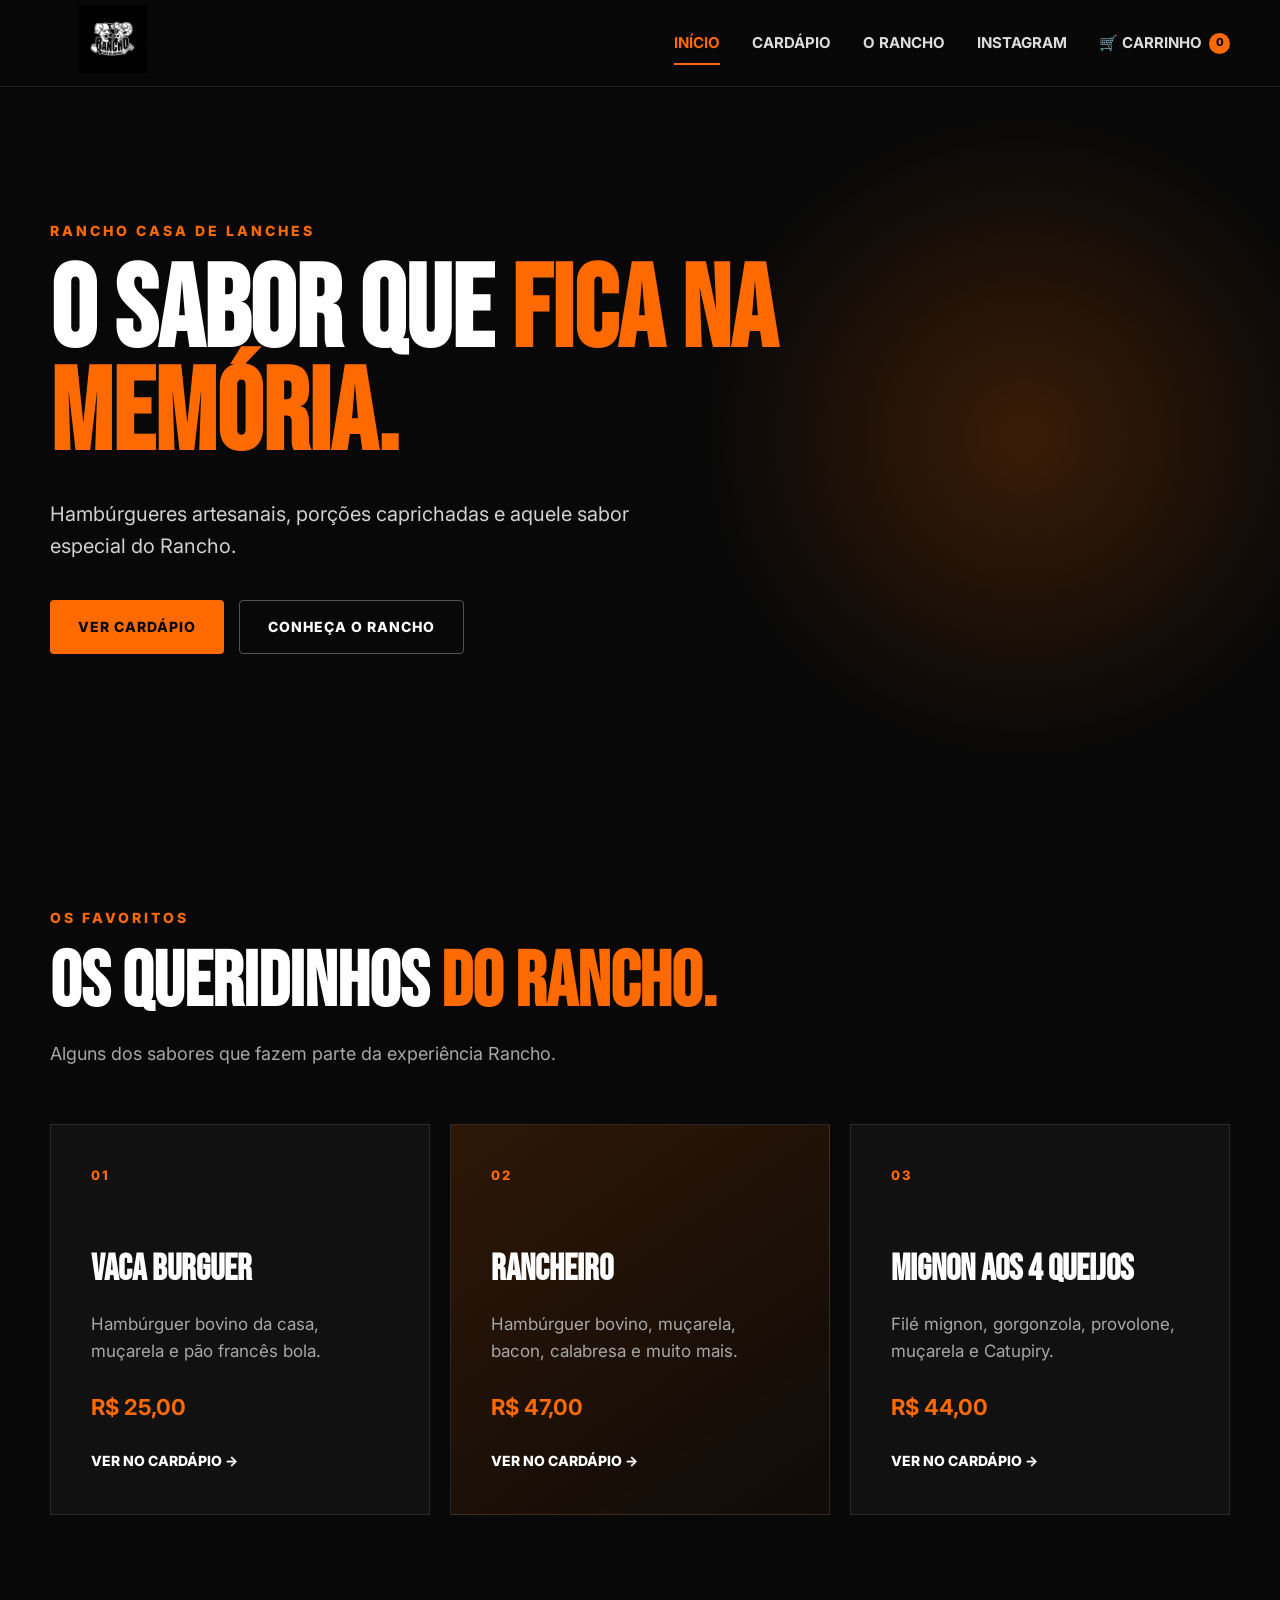
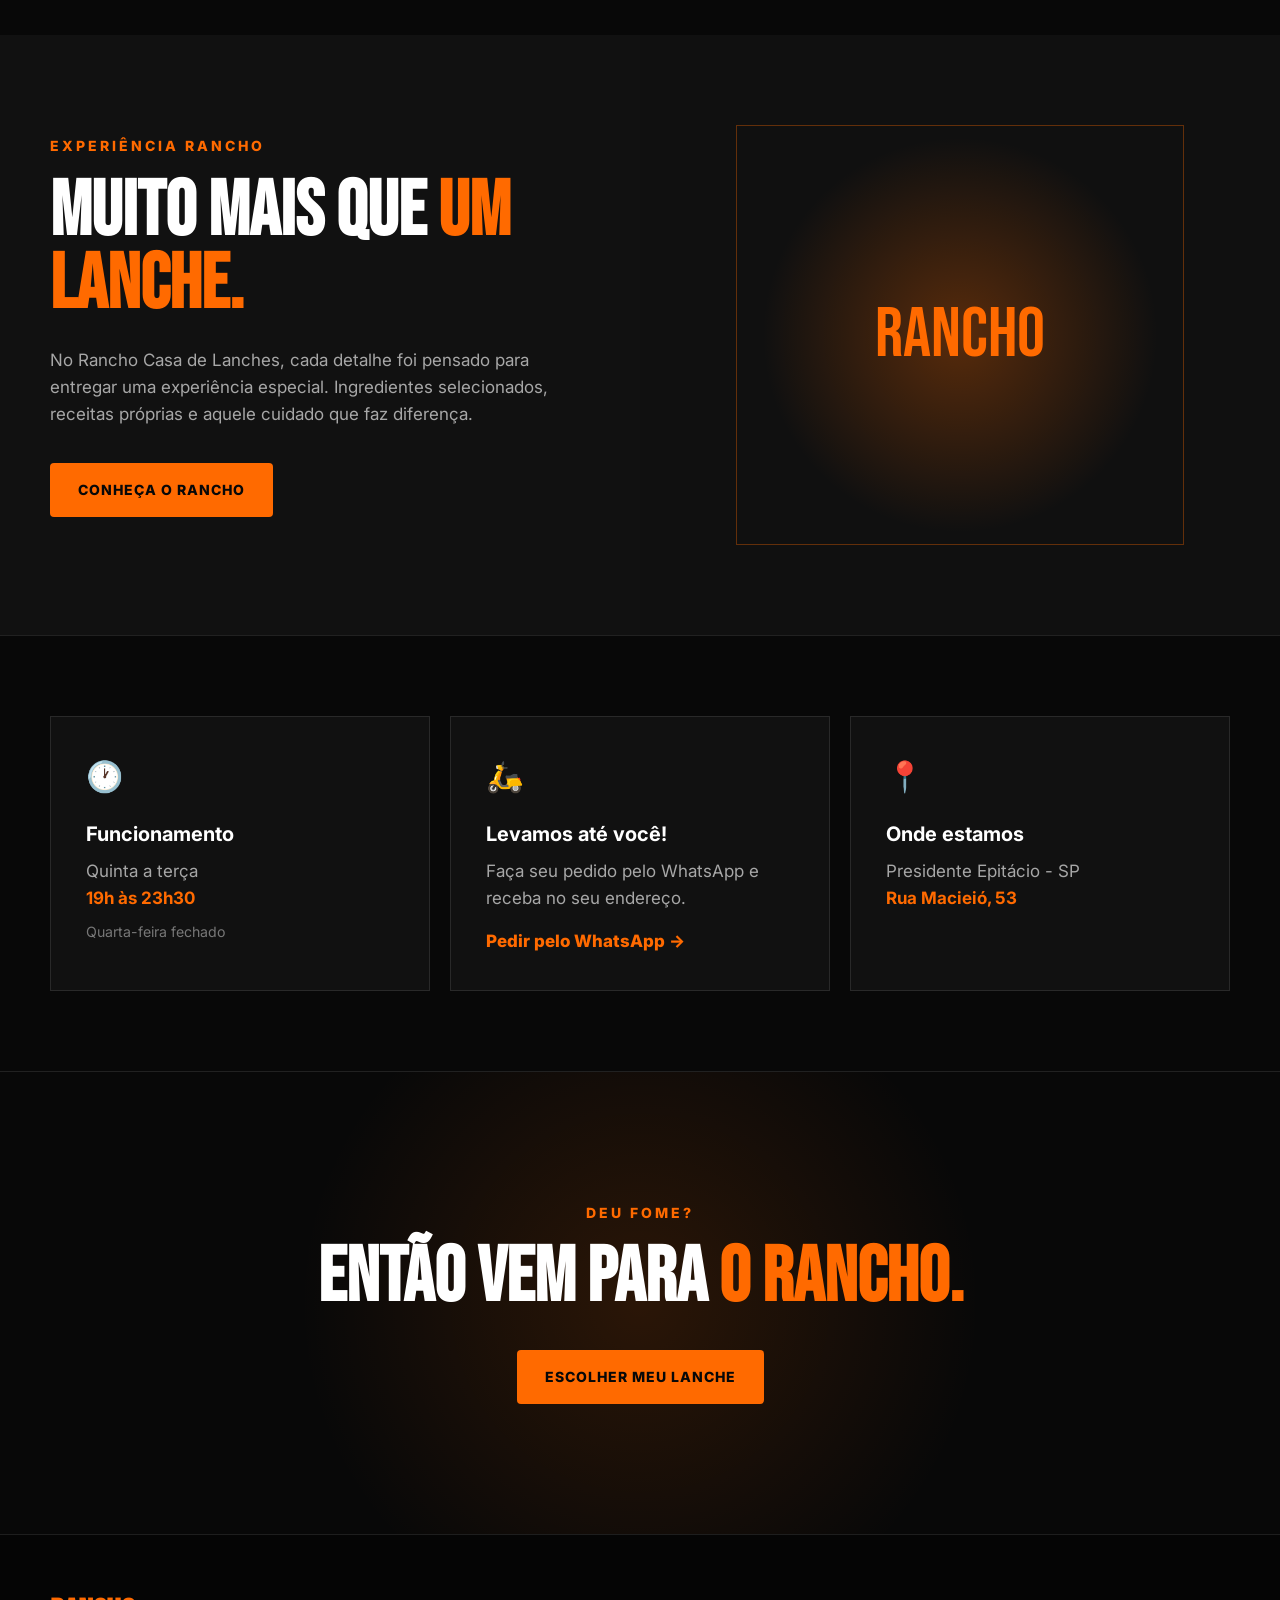
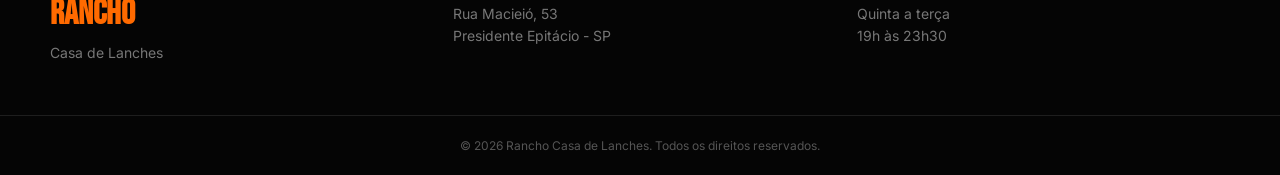
<file: index.html>
<!DOCTYPE html>
<html lang="pt-BR">

<head>
    <meta charset="UTF-8">

    <meta
        name="viewport"
        content="width=device-width, initial-scale=1.0"
    >

    <meta
        name="description"
        content="Rancho Casa de Lanches — hambúrgueres artesanais, porções e muito sabor em Presidente Epitácio - SP."
    >

    <title>
        Rancho Casa de Lanches | Presidente Epitácio
    </title>

    <link rel="stylesheet" href="style.css">

    <link rel="preconnect" href="https://fonts.googleapis.com">
    <link rel="preconnect" href="https://fonts.gstatic.com" crossorigin>

    <link
        href="https://fonts.googleapis.com/css2?family=Bebas+Neue&family=Inter:wght@400;500;600;700;800&display=swap"
        rel="stylesheet"
    >
</head>

<body>

<header class="header">

    <div class="container nav">

        <a href="index.html" class="logo">
            <img
                src="assets/logo.png"
                alt="Rancho Casa de Lanches"
            >
        </a>

        <button
            class="menu-toggle"
            id="menuToggle"
            aria-label="Abrir menu"
        >
            ☰
        </button>

        <nav class="nav-menu" id="navMenu">

            <a
                href="index.html"
                class="active"
            >
                Início
            </a>

            <a href="cardapio.html">
                Cardápio
            </a>

            <a href="rancho.html">
                O Rancho
            </a>

            <a
                href="https://www.instagram.com/agrodronetec_epitacio/"
                target="_blank"
                rel="noopener noreferrer"
            >
                Instagram
            </a>

            <a
                href="carrinho.html"
                class="cart-link"
            >
                🛒 Carrinho
                <span id="cartCount">0</span>
            </a>

        </nav>

    </div>

</header>


<main>

    <!-- HERO -->

    <section class="hero">

        <div class="hero-content container">

            <span class="eyebrow">
                RANCHO CASA DE LANCHES
            </span>

            <h1>
                O sabor que
                <span>fica na memória.</span>
            </h1>

            <p>
                Hambúrgueres artesanais, porções caprichadas
                e aquele sabor especial do Rancho.
            </p>

            <div class="hero-buttons">

                <a
                    href="cardapio.html"
                    class="btn btn-primary"
                >
                    VER CARDÁPIO
                </a>

                <a
                    href="rancho.html"
                    class="btn btn-outline"
                >
                    CONHEÇA O RANCHO
                </a>

            </div>

        </div>

    </section>


    <!-- DESTAQUES -->

    <section class="section">

        <div class="container">

            <div class="section-heading">

                <span class="section-kicker">
                    OS FAVORITOS
                </span>

                <h2>
                    Os queridinhos
                    <span>do Rancho.</span>
                </h2>

                <p>
                    Alguns dos sabores que fazem parte
                    da experiência Rancho.
                </p>

            </div>


            <div class="featured-grid">

                <article class="featured-card">

                    <div class="featured-number">
                        01
                    </div>

                    <h3>
                        Vaca Burguer
                    </h3>

                    <p>
                        Hambúrguer bovino da casa,
                        muçarela e pão francês bola.
                    </p>

                    <strong>
                        R$ 25,00
                    </strong>

                    <a
                        href="cardapio.html"
                        class="text-link"
                    >
                        Ver no cardápio →
                    </a>

                </article>


                <article class="featured-card featured-highlight">

                    <div class="featured-number">
                        02
                    </div>

                    <h3>
                        Rancheiro
                    </h3>

                    <p>
                        Hambúrguer bovino, muçarela,
                        bacon, calabresa e muito mais.
                    </p>

                    <strong>
                        R$ 47,00
                    </strong>

                    <a
                        href="cardapio.html"
                        class="text-link"
                    >
                        Ver no cardápio →
                    </a>

                </article>


                <article class="featured-card">

                    <div class="featured-number">
                        03
                    </div>

                    <h3>
                        Mignon aos 4 Queijos
                    </h3>

                    <p>
                        Filé mignon, gorgonzola,
                        provolone, muçarela e Catupiry.
                    </p>

                    <strong>
                        R$ 44,00
                    </strong>

                    <a
                        href="cardapio.html"
                        class="text-link"
                    >
                        Ver no cardápio →
                    </a>

                </article>

            </div>

        </div>

    </section>


    <!-- EXPERIÊNCIA -->

    <section class="split-section">

        <div class="split-content">

            <span class="section-kicker">
                EXPERIÊNCIA RANCHO
            </span>

            <h2>
                Muito mais que
                <span>um lanche.</span>
            </h2>

            <p>
                No Rancho Casa de Lanches, cada detalhe foi
                pensado para entregar uma experiência especial.
                Ingredientes selecionados, receitas próprias
                e aquele cuidado que faz diferença.
            </p>

            <a
                href="rancho.html"
                class="btn btn-primary"
            >
                CONHEÇA O RANCHO
            </a>

        </div>


        <div class="split-image">

            <div class="image-placeholder">

                <span>
                    RANCHO
                </span>

            </div>

        </div>

    </section>


    <!-- INFORMAÇÕES -->

    <section class="info-section">

        <div class="container">

            <div class="info-grid">

                <div class="info-box">

                    <span class="info-icon">
                        🕐
                    </span>

                    <h3>
                        Funcionamento
                    </h3>

                    <p>
                        Quinta a terça
                    </p>

                    <strong>
                        19h às 23h30
                    </strong>

                    <small>
                        Quarta-feira fechado
                    </small>

                </div>


                <div class="info-box">

                    <span class="info-icon">
                        🛵
                    </span>

                    <h3>
                        Levamos até você!
                    </h3>

                    <p>
                        Faça seu pedido pelo WhatsApp
                        e receba no seu endereço.
                    </p>

                    <a
                        href="https://wa.me/5518981567633"
                        target="_blank"
                        rel="noopener noreferrer"
                        class="info-link"
                    >
                        Pedir pelo WhatsApp →
                    </a>

                </div>


                <div class="info-box">

                    <span class="info-icon">
                        📍
                    </span>

                    <h3>
                        Onde estamos
                    </h3>

                    <p>
                        Presidente Epitácio - SP
                    </p>

                    <strong>
                        Rua Macieió, 53
                    </strong>

                </div>

            </div>

        </div>

    </section>


    <!-- CTA -->

    <section class="cta-section">

        <div class="container">

            <span class="section-kicker">
                DEU FOME?
            </span>

            <h2>
                Então vem para
                <span>o Rancho.</span>
            </h2>

            <a
                href="cardapio.html"
                class="btn btn-primary"
            >
                ESCOLHER MEU LANCHE
            </a>

        </div>

    </section>

</main>


<footer class="footer">

    <div class="container footer-content">

        <div>
            <h3>RANCHO</h3>
            <p>Casa de Lanches</p>
        </div>

        <div>
            <p>Rua Macieió, 53</p>
            <p>Presidente Epitácio - SP</p>
        </div>

        <div>
            <p>Quinta a terça</p>
            <p>19h às 23h30</p>
        </div>

    </div>

    <div class="footer-bottom">
        © 2026 Rancho Casa de Lanches.
        Todos os direitos reservados.
    </div>

</footer>


<script src="script.js"></script>

</body>
</html>
</file>
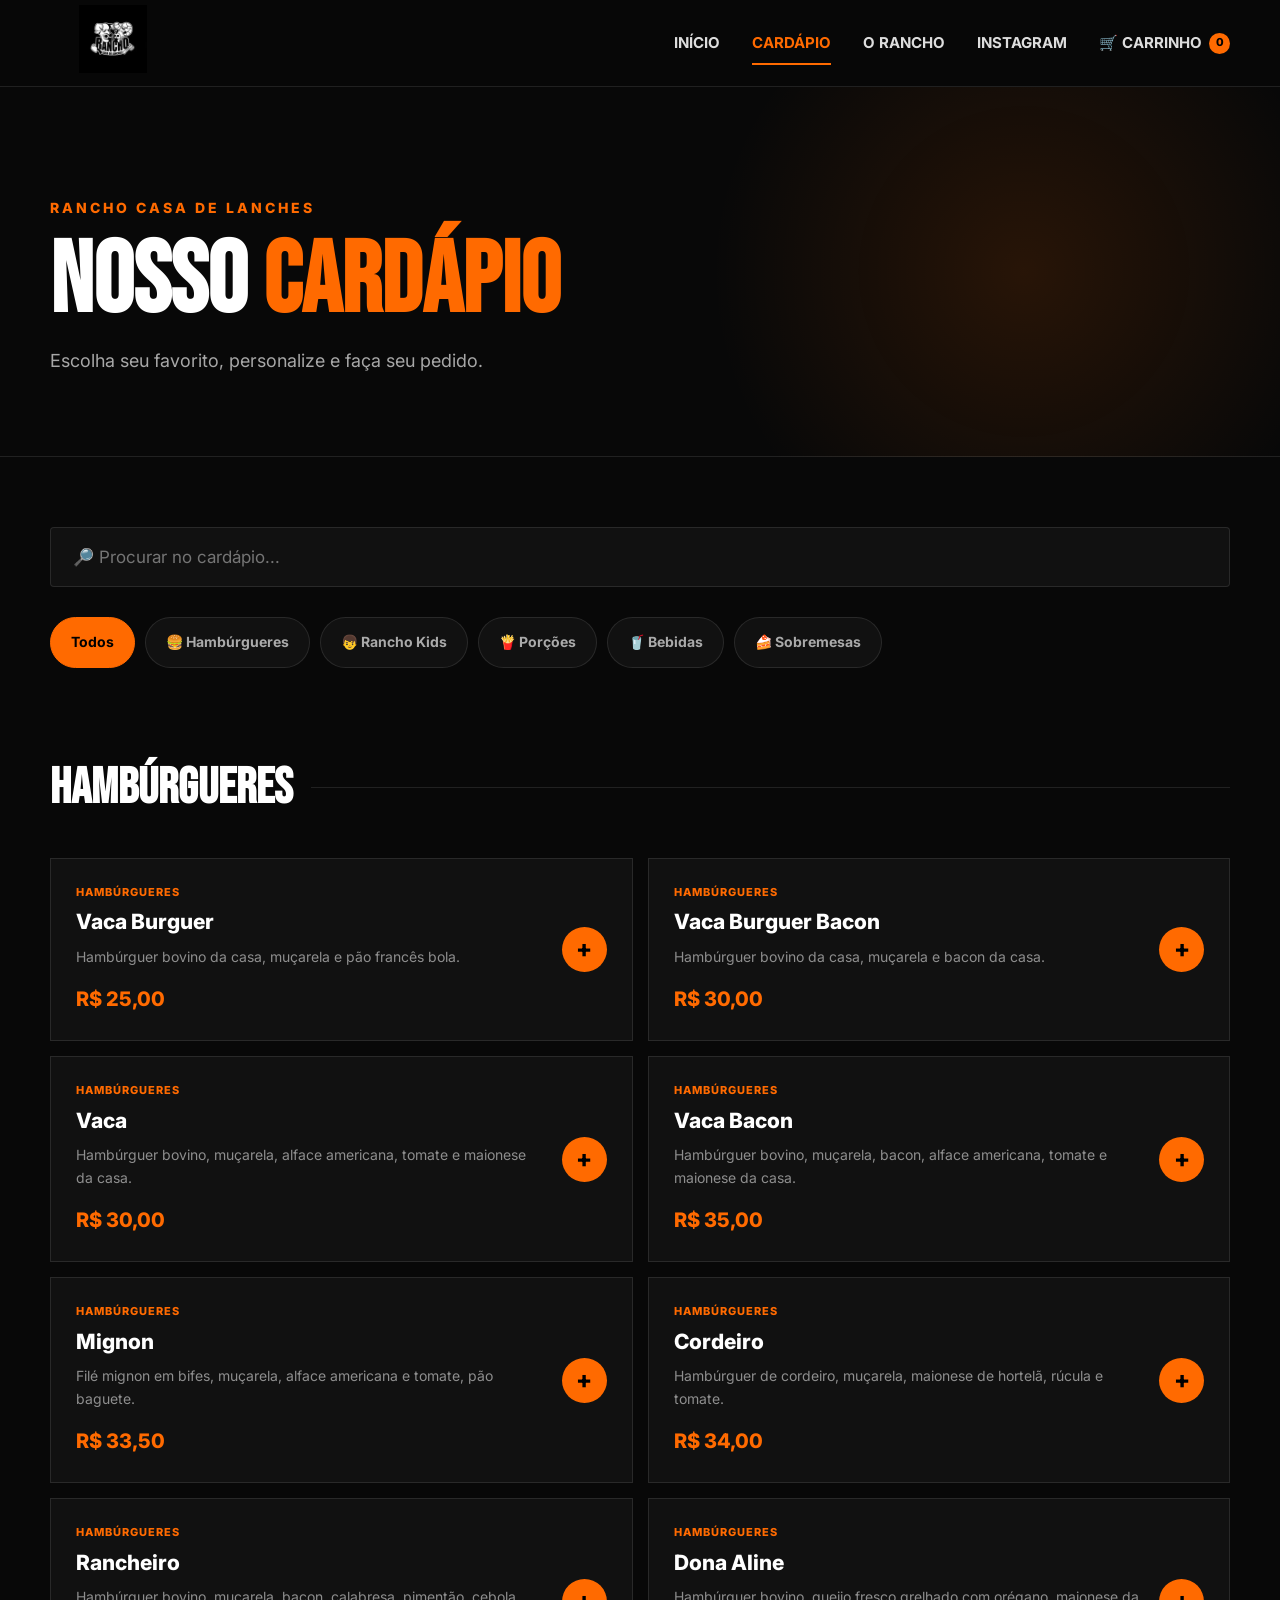
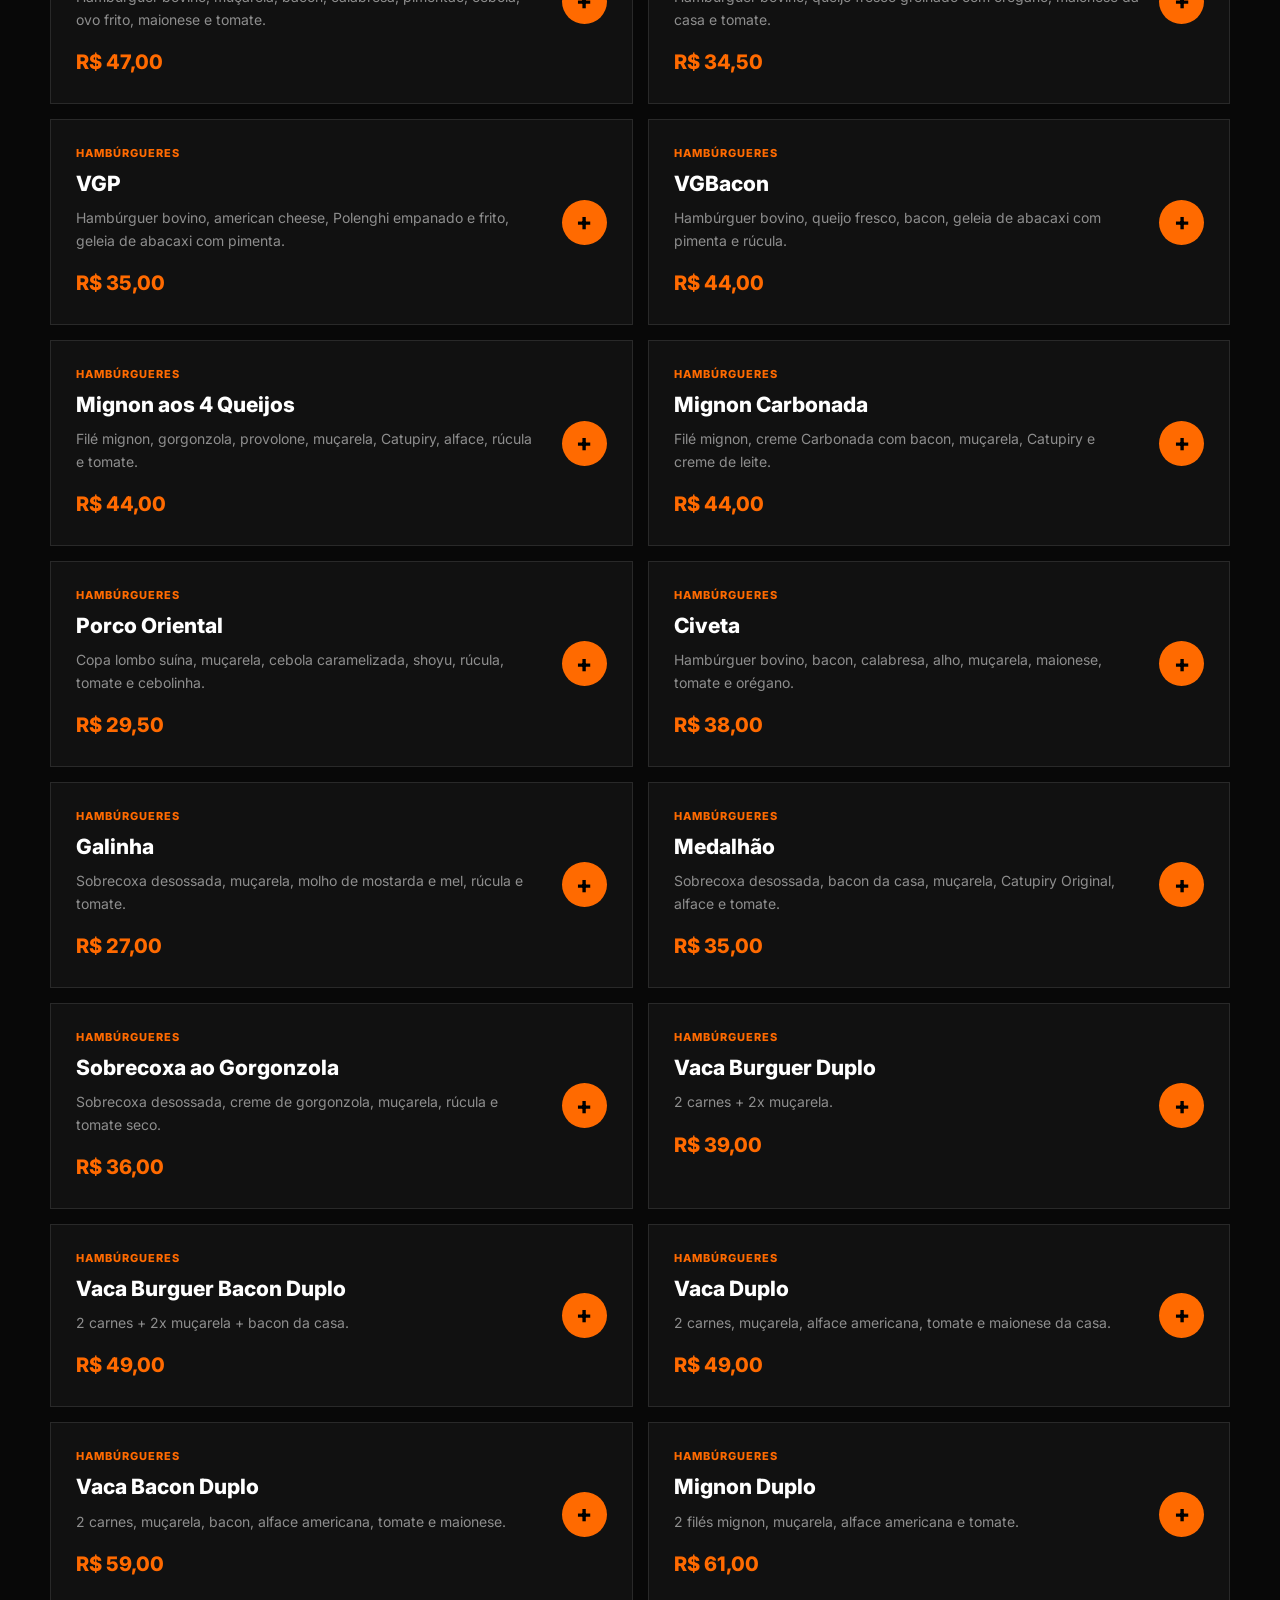
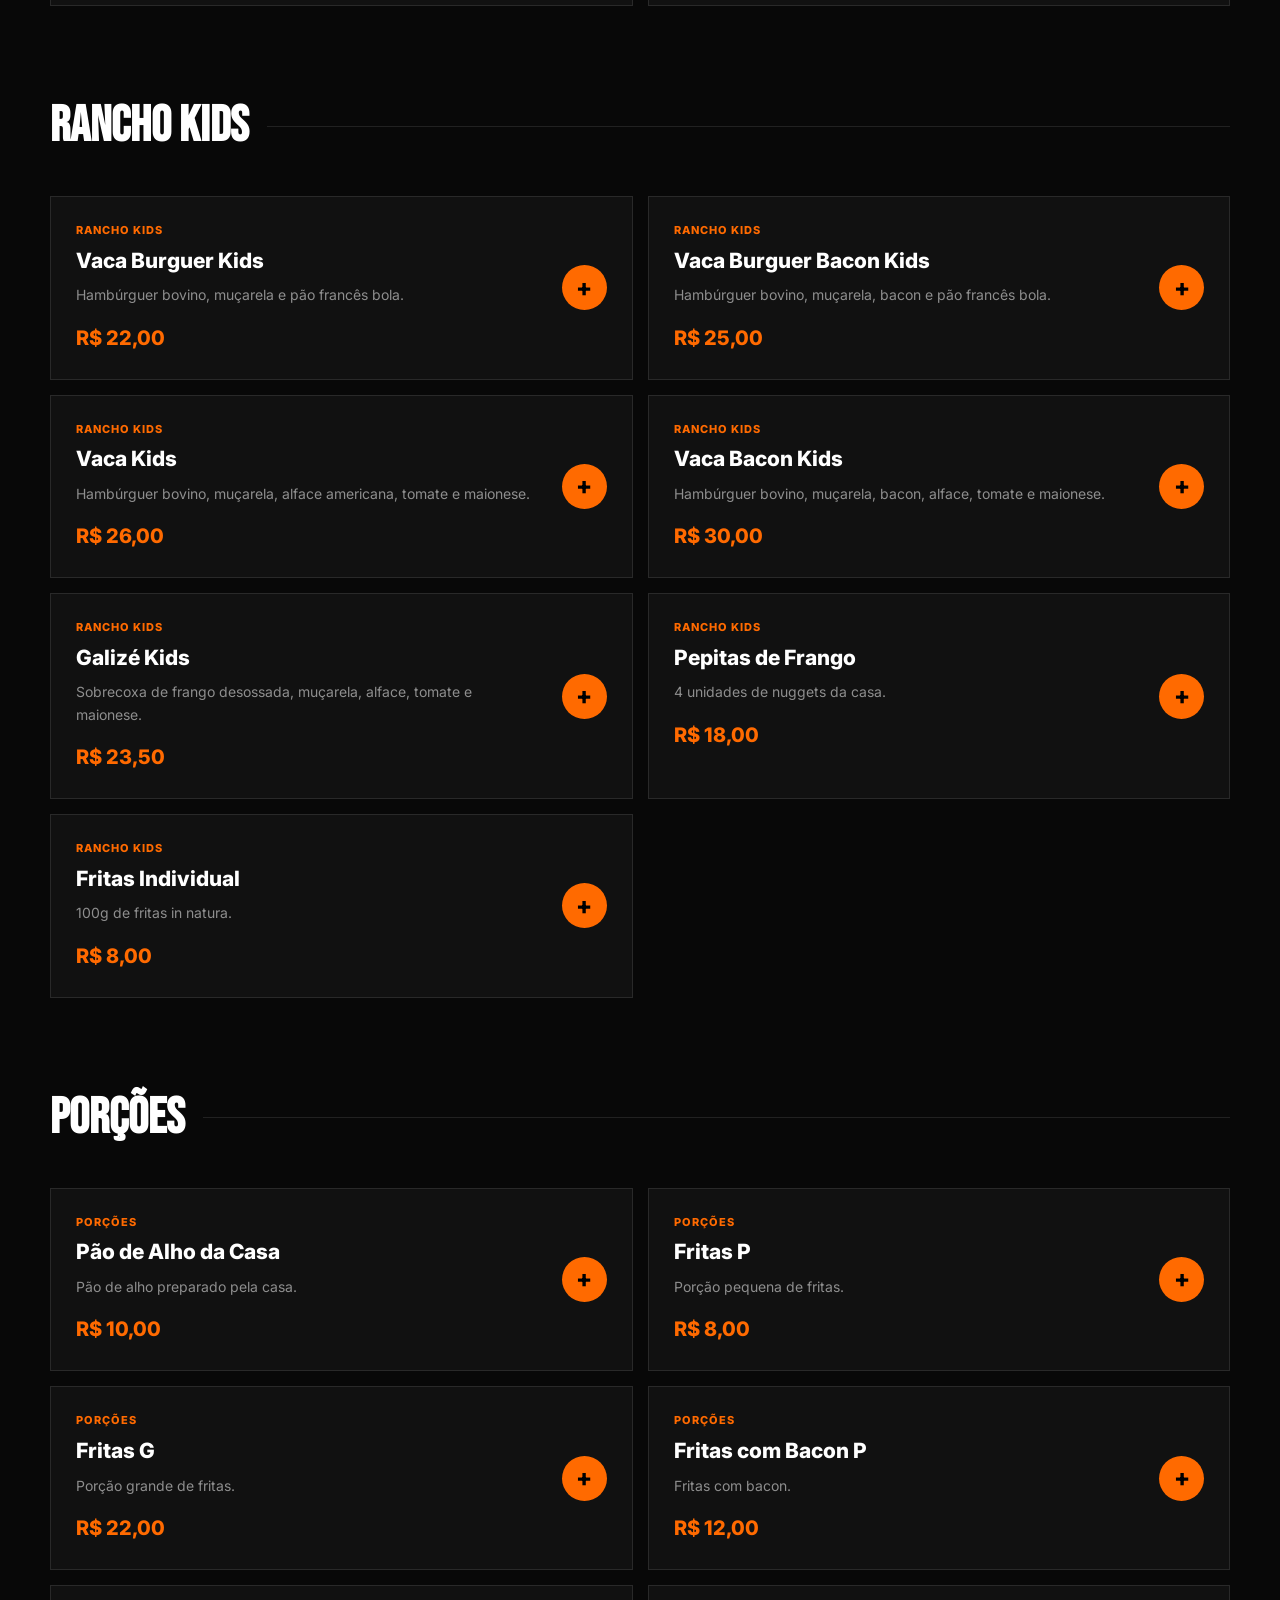
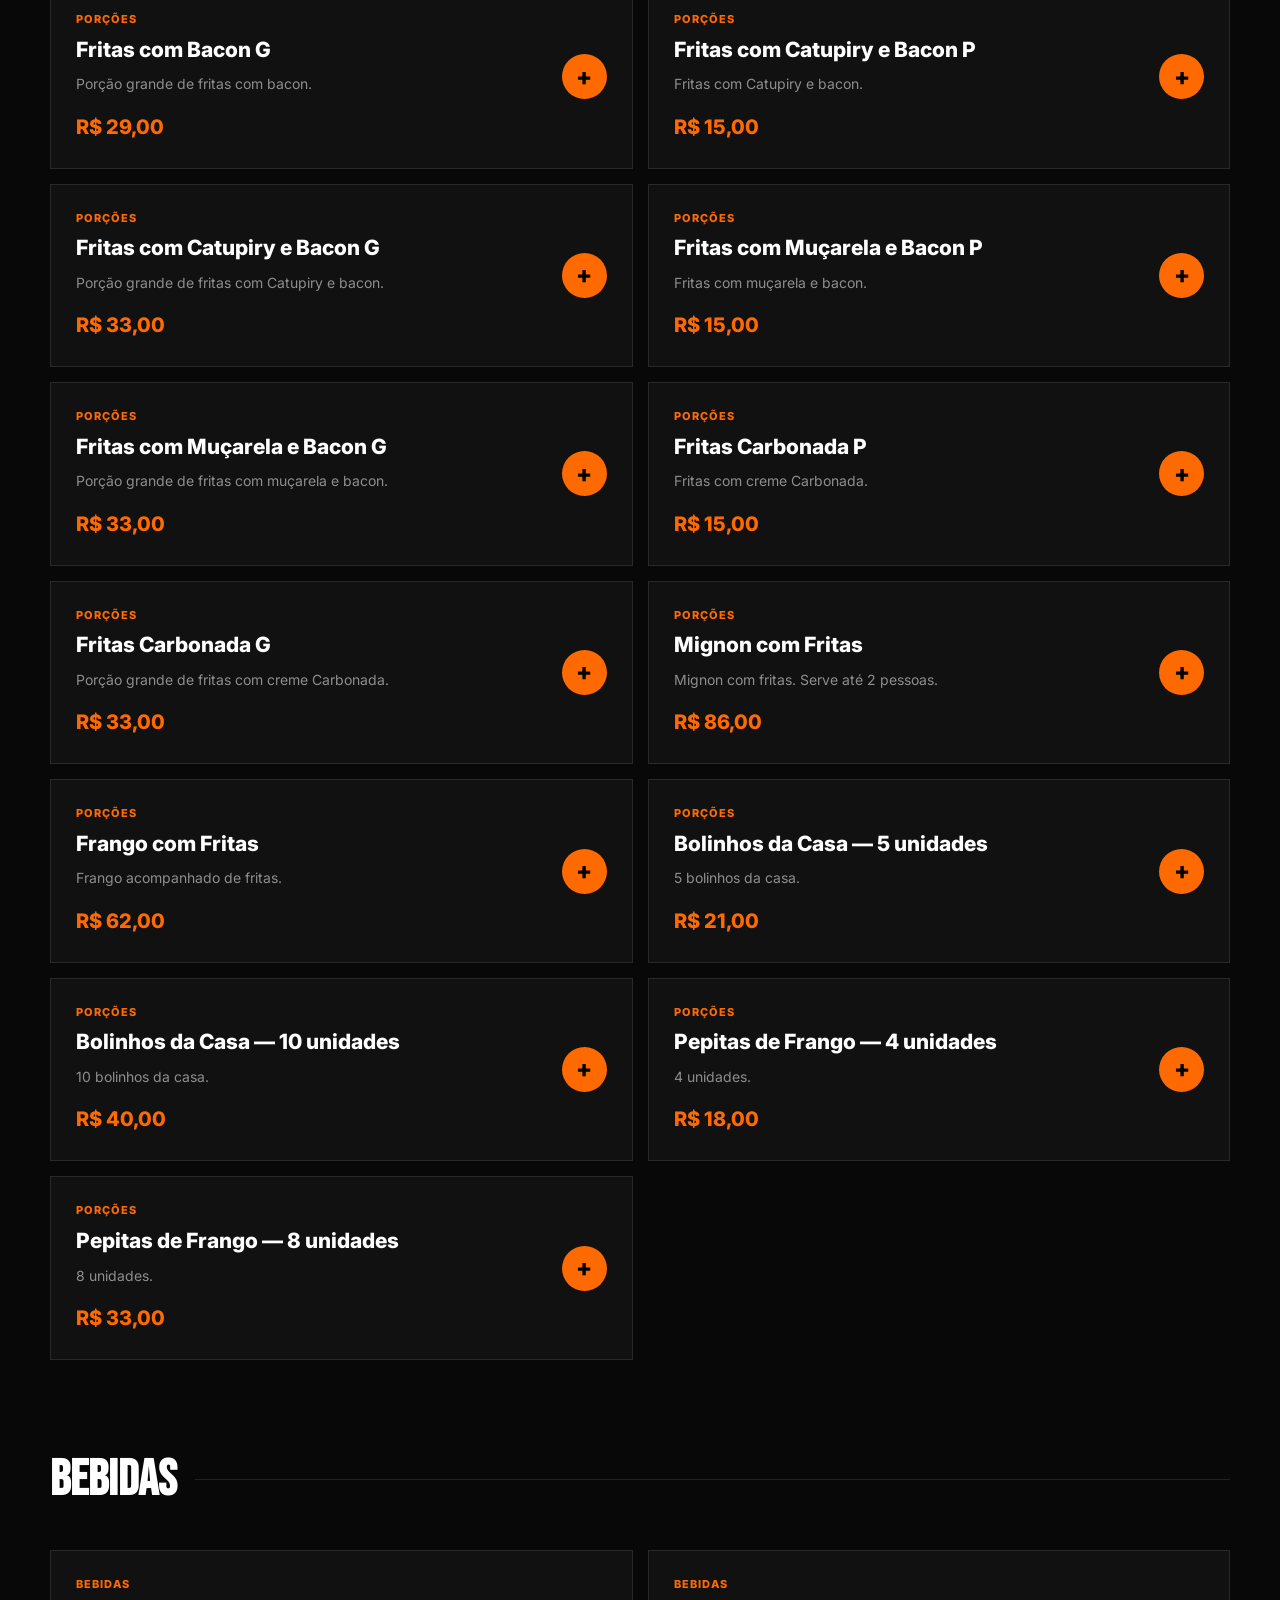
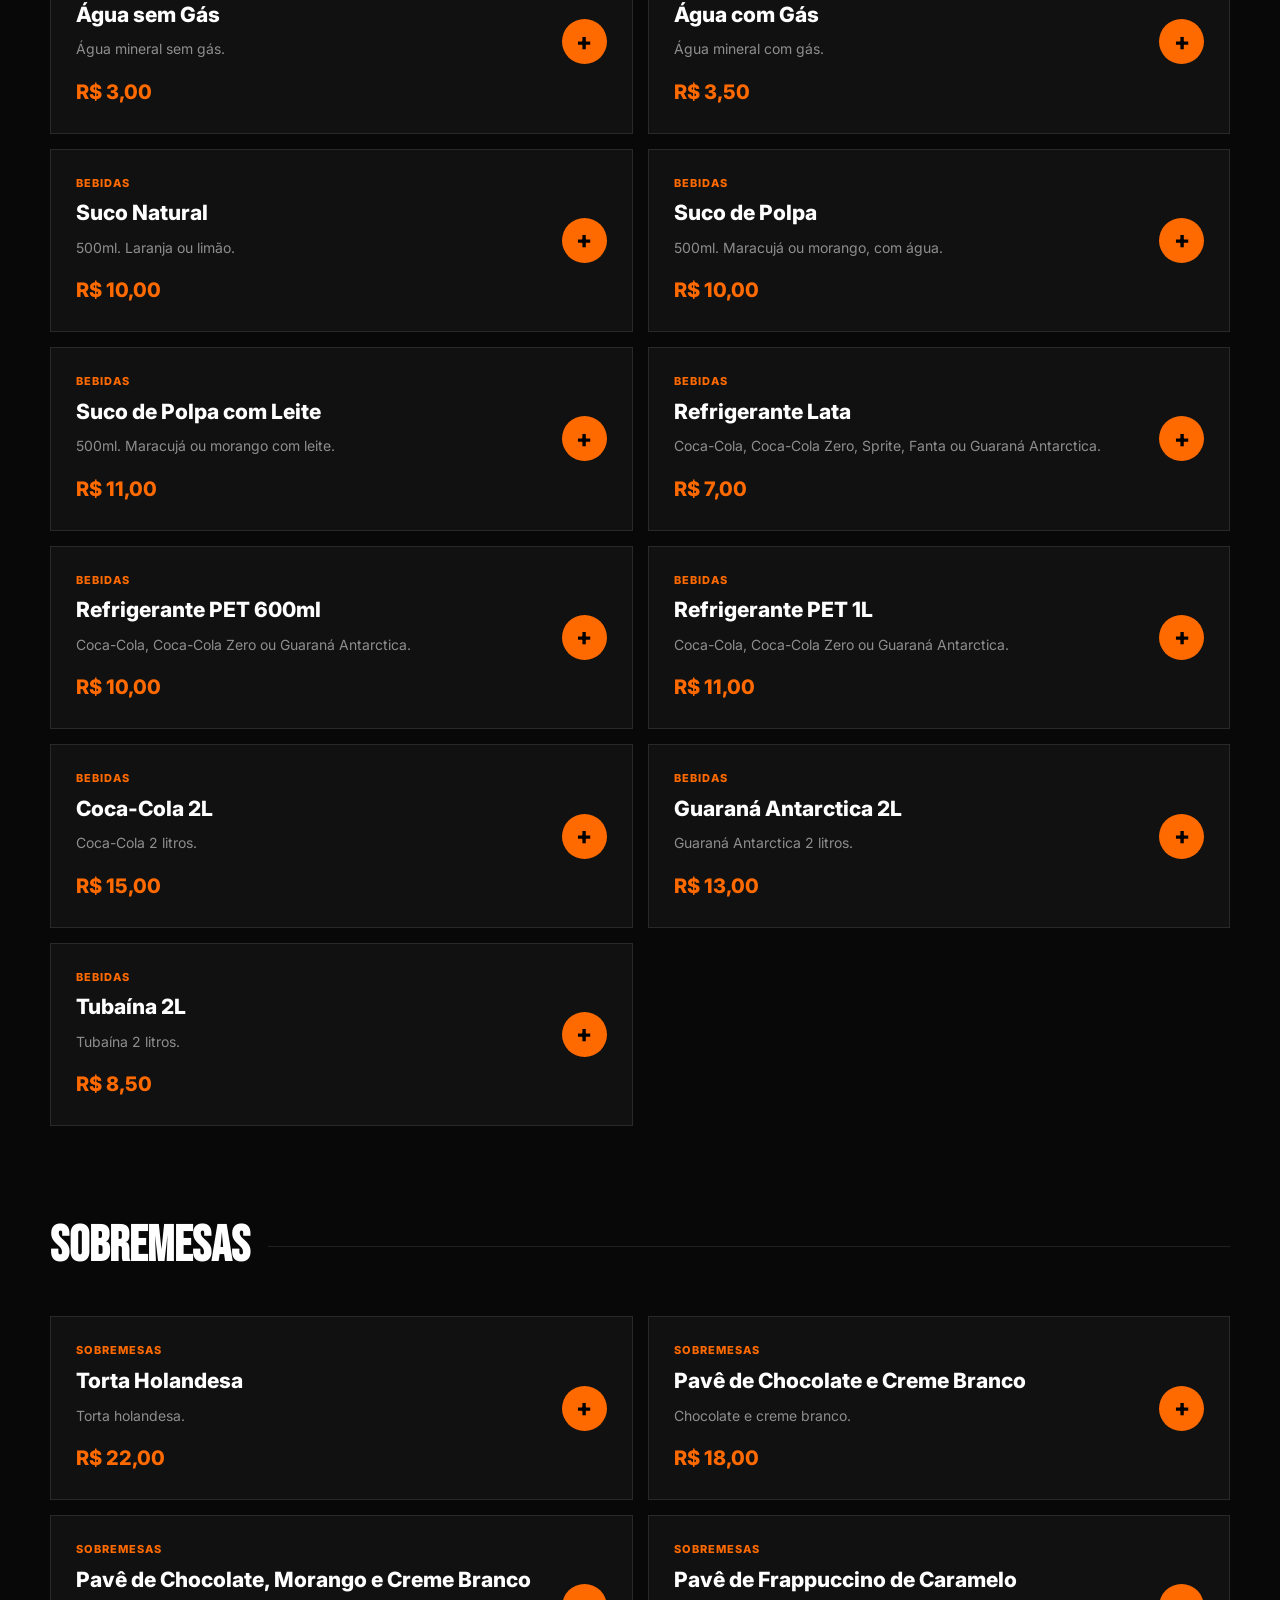
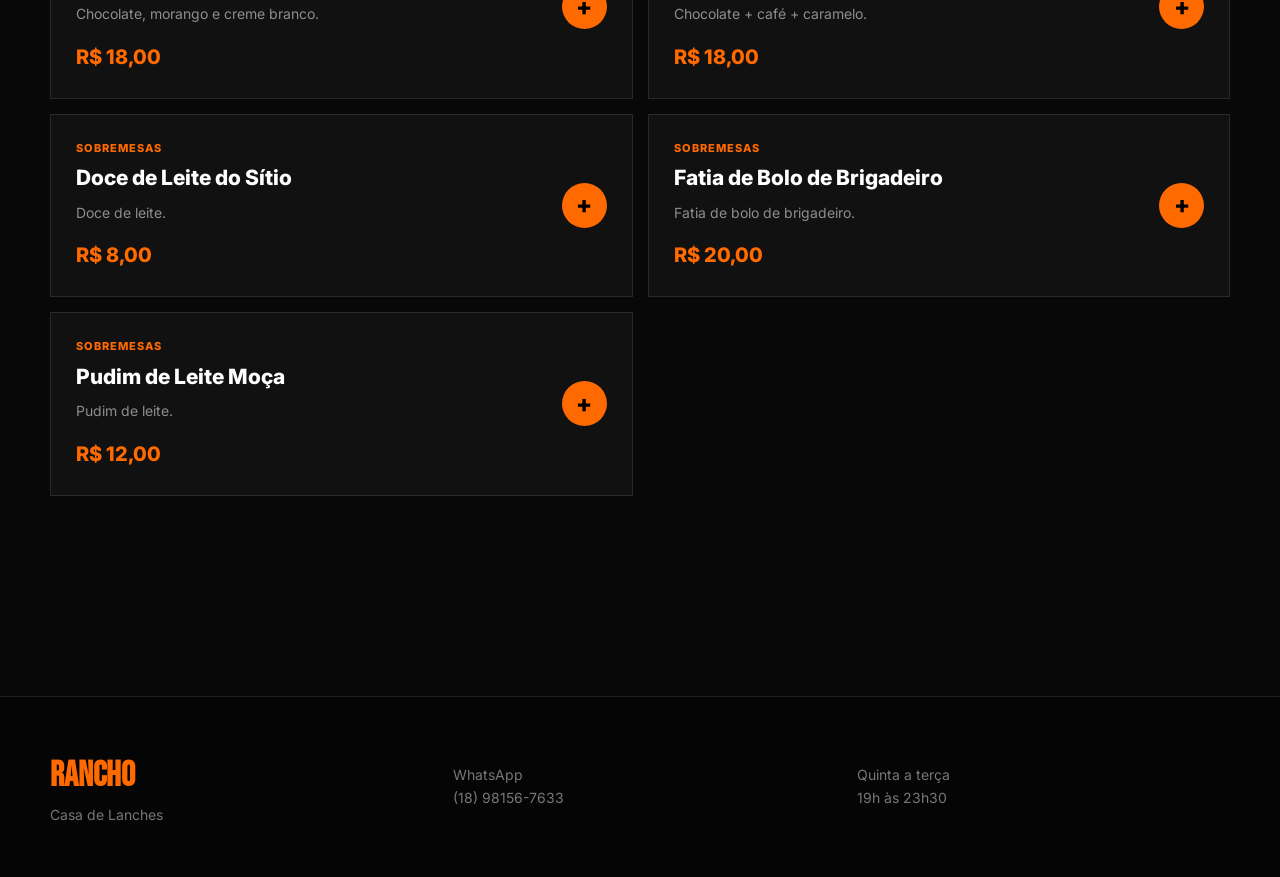
<file: cardapio.html>
<!DOCTYPE html>
<html lang="pt-BR">

<head>

    <meta charset="UTF-8">

    <meta
        name="viewport"
        content="width=device-width, initial-scale=1.0"
    >

    <title>
        Cardápio | Rancho Casa de Lanches
    </title>

    <link rel="stylesheet" href="style.css">

    <link rel="preconnect" href="https://fonts.googleapis.com">
    <link rel="preconnect" href="https://fonts.gstatic.com" crossorigin>

    <link
        href="https://fonts.googleapis.com/css2?family=Bebas+Neue&family=Inter:wght@400;500;600;700;800&display=swap"
        rel="stylesheet"
    >

</head>

<body>

<header class="header">

    <div class="container nav">

        <a href="index.html" class="logo">

            <img
                src="assets/logo.png"
                alt="Rancho Casa de Lanches"
            >

        </a>


        <button
            class="menu-toggle"
            id="menuToggle"
            aria-label="Abrir menu"
        >
            ☰
        </button>


        <nav class="nav-menu" id="navMenu">

            <a href="index.html">
                Início
            </a>

            <a
                href="cardapio.html"
                class="active"
            >
                Cardápio
            </a>

            <a href="rancho.html">
                O Rancho
            </a>

            <a
                href="https://www.instagram.com/agrodronetec_epitacio/"
                target="_blank"
                rel="noopener noreferrer"
            >
                Instagram
            </a>

            <a
                href="carrinho.html"
                class="cart-link"
            >
                🛒 Carrinho
                <span id="cartCount">0</span>
            </a>

        </nav>

    </div>

</header>


<main>

    <section class="page-header">

        <div class="container">

            <span class="section-kicker">
                RANCHO CASA DE LANCHES
            </span>

            <h1>
                Nosso <span>Cardápio</span>
            </h1>

            <p>
                Escolha seu favorito, personalize e faça seu pedido.
            </p>

        </div>

    </section>


    <section class="menu-section">

        <div class="container">

            <div class="menu-toolbar">

                <input
                    type="search"
                    id="searchInput"
                    placeholder="🔎 Procurar no cardápio..."
                    autocomplete="off"
                >

            </div>


            <div
                class="categories"
                id="categories"
            >

                <button
                    class="category-btn active"
                    data-category="todos"
                >
                    Todos
                </button>

                <button
                    class="category-btn"
                    data-category="hamburgueres"
                >
                    🍔 Hambúrgueres
                </button>

                <button
                    class="category-btn"
                    data-category="kids"
                >
                    👦 Rancho Kids
                </button>

                <button
                    class="category-btn"
                    data-category="porcoes"
                >
                    🍟 Porções
                </button>

                <button
                    class="category-btn"
                    data-category="bebidas"
                >
                    🥤 Bebidas
                </button>

                <button
                    class="category-btn"
                    data-category="sobremesas"
                >
                    🍰 Sobremesas
                </button>

            </div>


            <div id="menuContainer"></div>

        </div>

    </section>

</main>


<!-- ==========================================
     MODAL DO PRODUTO
========================================== -->

<div
    class="modal"
    id="customizerModal"
>

    <div class="modal-box">

        <button
            class="modal-close"
            id="closeCustomizer"
            aria-label="Fechar"
        >
            ×
        </button>


        <span class="section-kicker">
            PERSONALIZE
        </span>


        <h2 id="customizerTitle">
            Seu pedido
        </h2>


        <p id="customizerDescription"></p>


        <div class="customizer-price">

            <span>
                Total
            </span>

            <strong id="customizerPrice">
                R$ 0,00
            </strong>

        </div>


        <div id="addonsArea">

            <h3 class="addons-title">
                Quer acrescentar algo?
            </h3>

            <div id="addonsContainer"></div>

        </div>


        <!-- OBSERVAÇÃO DO LANCHE -->

        <div class="observation-field">

            <label for="productObservation">
                Observação do lanche
            </label>

            <textarea
                id="productObservation"
                maxlength="250"
                placeholder="Ex.: sem cebola, sem tomate, molho à parte..."
            ></textarea>

            <small>
                Até 250 caracteres
            </small>

        </div>


        <button
            class="btn btn-primary full-btn"
            id="addCustomized"
        >
            ADICIONAR AO CARRINHO
        </button>

    </div>

</div>


<div
    class="toast"
    id="toast"
>
    Adicionado ao carrinho!
</div>


<footer class="footer">

    <div class="container footer-content">

        <div>
            <h3>RANCHO</h3>
            <p>Casa de Lanches</p>
        </div>

        <div>
            <p>WhatsApp</p>
            <p>(18) 98156-7633</p>
        </div>

        <div>
            <p>Quinta a terça</p>
            <p>19h às 23h30</p>
        </div>

    </div>

</footer>


<script src="script.js"></script>

</body>
</html>
</file>
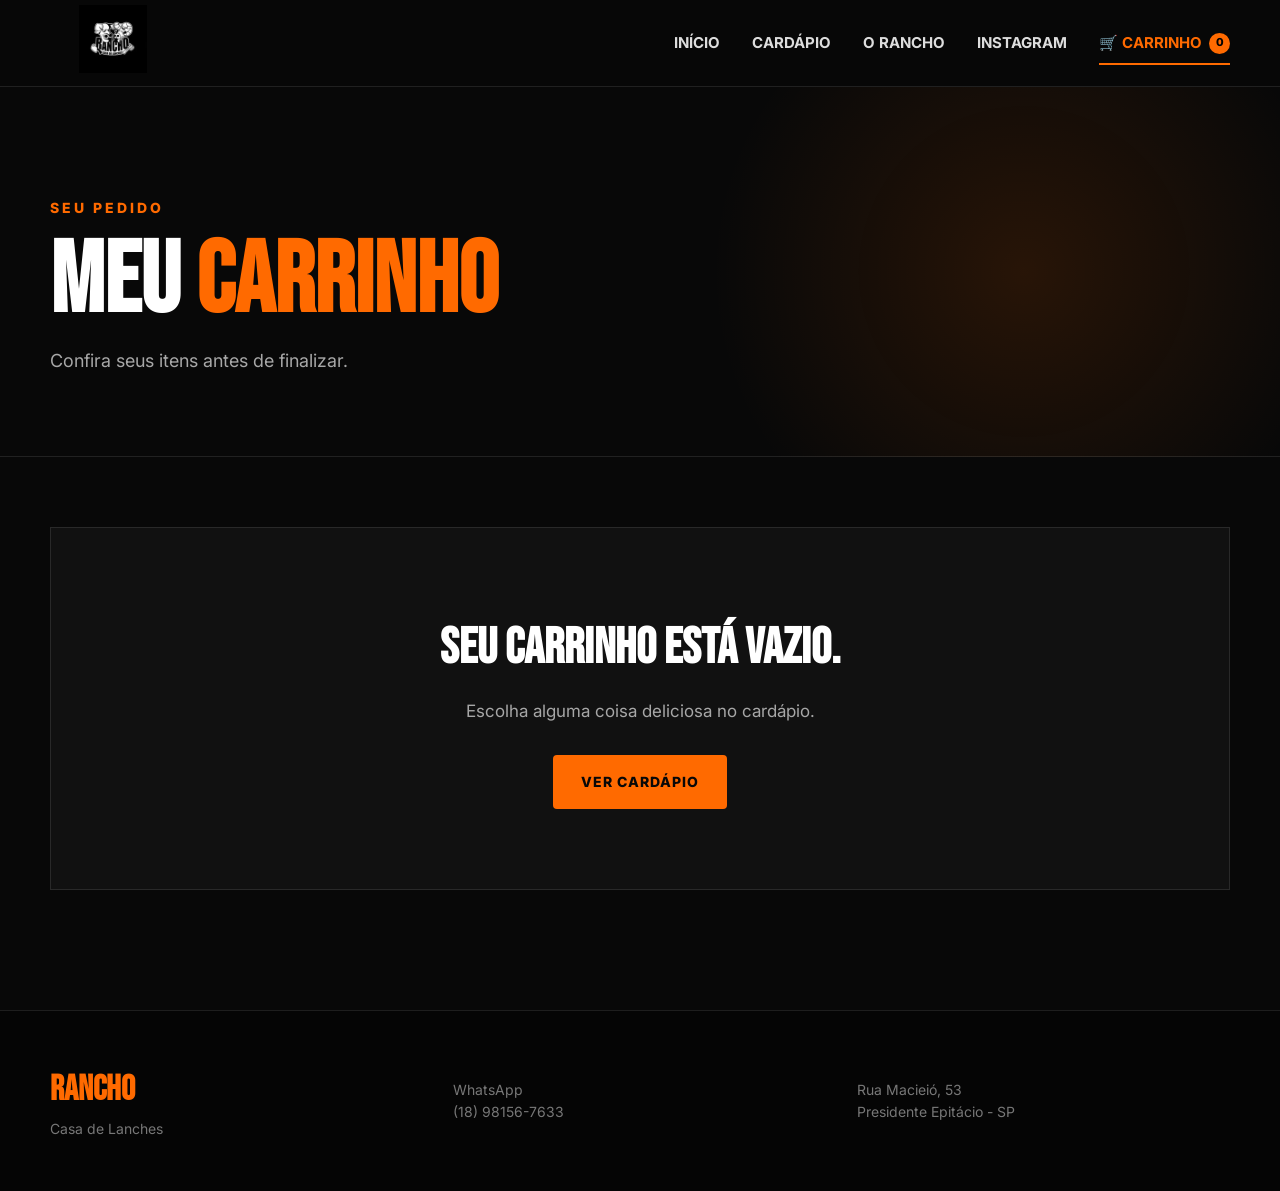
<file: carrinho.html>
<!DOCTYPE html>
<html lang="pt-BR">

<head>

    <meta charset="UTF-8">

    <meta
        name="viewport"
        content="width=device-width, initial-scale=1.0"
    >

    <title>
        Carrinho | Rancho Casa de Lanches
    </title>

    <link rel="stylesheet" href="style.css">

    <link rel="preconnect" href="https://fonts.googleapis.com">
    <link rel="preconnect" href="https://fonts.gstatic.com" crossorigin>

    <link
        href="https://fonts.googleapis.com/css2?family=Bebas+Neue&family=Inter:wght@400;500;600;700;800&display=swap"
        rel="stylesheet"
    >

</head>

<body>

<header class="header">

    <div class="container nav">

        <a href="index.html" class="logo">

            <img
                src="assets/logo.png"
                alt="Rancho Casa de Lanches"
            >

        </a>


        <button
            class="menu-toggle"
            id="menuToggle"
            aria-label="Abrir menu"
        >
            ☰
        </button>


        <nav class="nav-menu" id="navMenu">

            <a href="index.html">
                Início
            </a>

            <a href="cardapio.html">
                Cardápio
            </a>

            <a href="rancho.html">
                O Rancho
            </a>

            <a
                href="https://www.instagram.com/agrodronetec_epitacio/"
                target="_blank"
                rel="noopener noreferrer"
            >
                Instagram
            </a>

            <a
                href="carrinho.html"
                class="cart-link active"
            >
                🛒 Carrinho
                <span id="cartCount">0</span>
            </a>

        </nav>

    </div>

</header>


<main>

    <section class="page-header">

        <div class="container">

            <span class="section-kicker">
                SEU PEDIDO
            </span>

            <h1>
                Meu <span>Carrinho</span>
            </h1>

            <p>
                Confira seus itens antes de finalizar.
            </p>

        </div>

    </section>


    <section class="cart-page">

        <div class="container">

            <div id="cartPageContainer"></div>

        </div>

    </section>

</main>


<!-- ==========================================
     CHECKOUT
========================================== -->

<div
    class="modal"
    id="checkoutModal"
>

    <div class="modal-box checkout-box">

        <button
            class="modal-close"
            id="closeCheckout"
            aria-label="Fechar"
        >
            ×
        </button>


        <span class="section-kicker">
            FINALIZAR PEDIDO
        </span>


        <h2>
            Só falta uma coisa.
        </h2>


        <p>
            Preencha os dados para enviar
            seu pedido pelo WhatsApp.
        </p>


        <!-- NOME -->

        <label>

            Seu nome

            <input
                type="text"
                id="customerName"
                maxlength="80"
                placeholder="Digite seu nome"
            >

        </label>


        <!-- FORMA DE RECEBIMENTO -->

        <div class="delivery-choice">

            <label class="form-label">
                Como você quer receber?
            </label>


            <div class="delivery-options">

                <label class="delivery-option">

                    <input
                        type="radio"
                        name="deliveryType"
                        value="retirada"
                        checked
                    >

                    <span>
                        🏪
                    </span>

                    <div>

                        <strong>
                            Retirar no local
                        </strong>

                        <small>
                            Rua Macieió, 53
                        </small>

                    </div>

                </label>


                <label class="delivery-option">

                    <input
                        type="radio"
                        name="deliveryType"
                        value="entrega"
                    >

                    <span>
                        🛵
                    </span>

                    <div>

                        <strong>
                            Entrega
                        </strong>

                        <small>
                            Levamos até você
                        </small>

                    </div>

                </label>

            </div>

        </div>


        <!-- ENDEREÇO -->

        <div
            id="deliveryFields"
            class="delivery-fields hidden"
        >

            <h3>
                Endereço de entrega
            </h3>


            <label>

                Rua

                <input
                    type="text"
                    id="customerStreet"
                    maxlength="120"
                    placeholder="Nome da rua"
                >

            </label>


            <div class="form-row">

                <label>

                    Número

                    <input
                        type="text"
                        id="customerNumber"
                        maxlength="20"
                        placeholder="Nº"
                    >

                </label>


                <label>

                    Bairro

                    <input
                        type="text"
                        id="customerNeighborhood"
                        maxlength="80"
                        placeholder="Bairro"
                    >

                </label>

            </div>


            <label>

                Complemento

                <input
                    type="text"
                    id="customerComplement"
                    maxlength="100"
                    placeholder="Casa, apartamento, referência..."
                >

            </label>

        </div>


        <!-- OBSERVAÇÃO GERAL -->

        <label>

            Observação do pedido

            <textarea
                id="customerObservation"
                maxlength="300"
                placeholder="Ex.: tocar a campainha, entregar na portaria..."
            ></textarea>

        </label>


        <button
            class="btn btn-primary full-btn"
            id="sendWhatsApp"
        >
            ENVIAR PELO WHATSAPP
        </button>

    </div>

</div>


<footer class="footer">

    <div class="container footer-content">

        <div>
            <h3>RANCHO</h3>
            <p>Casa de Lanches</p>
        </div>

        <div>
            <p>WhatsApp</p>
            <p>(18) 98156-7633</p>
        </div>

        <div>
            <p>Rua Macieió, 53</p>
            <p>Presidente Epitácio - SP</p>
        </div>

    </div>

</footer>


<script src="script.js"></script>

</body>
</html>
</file>
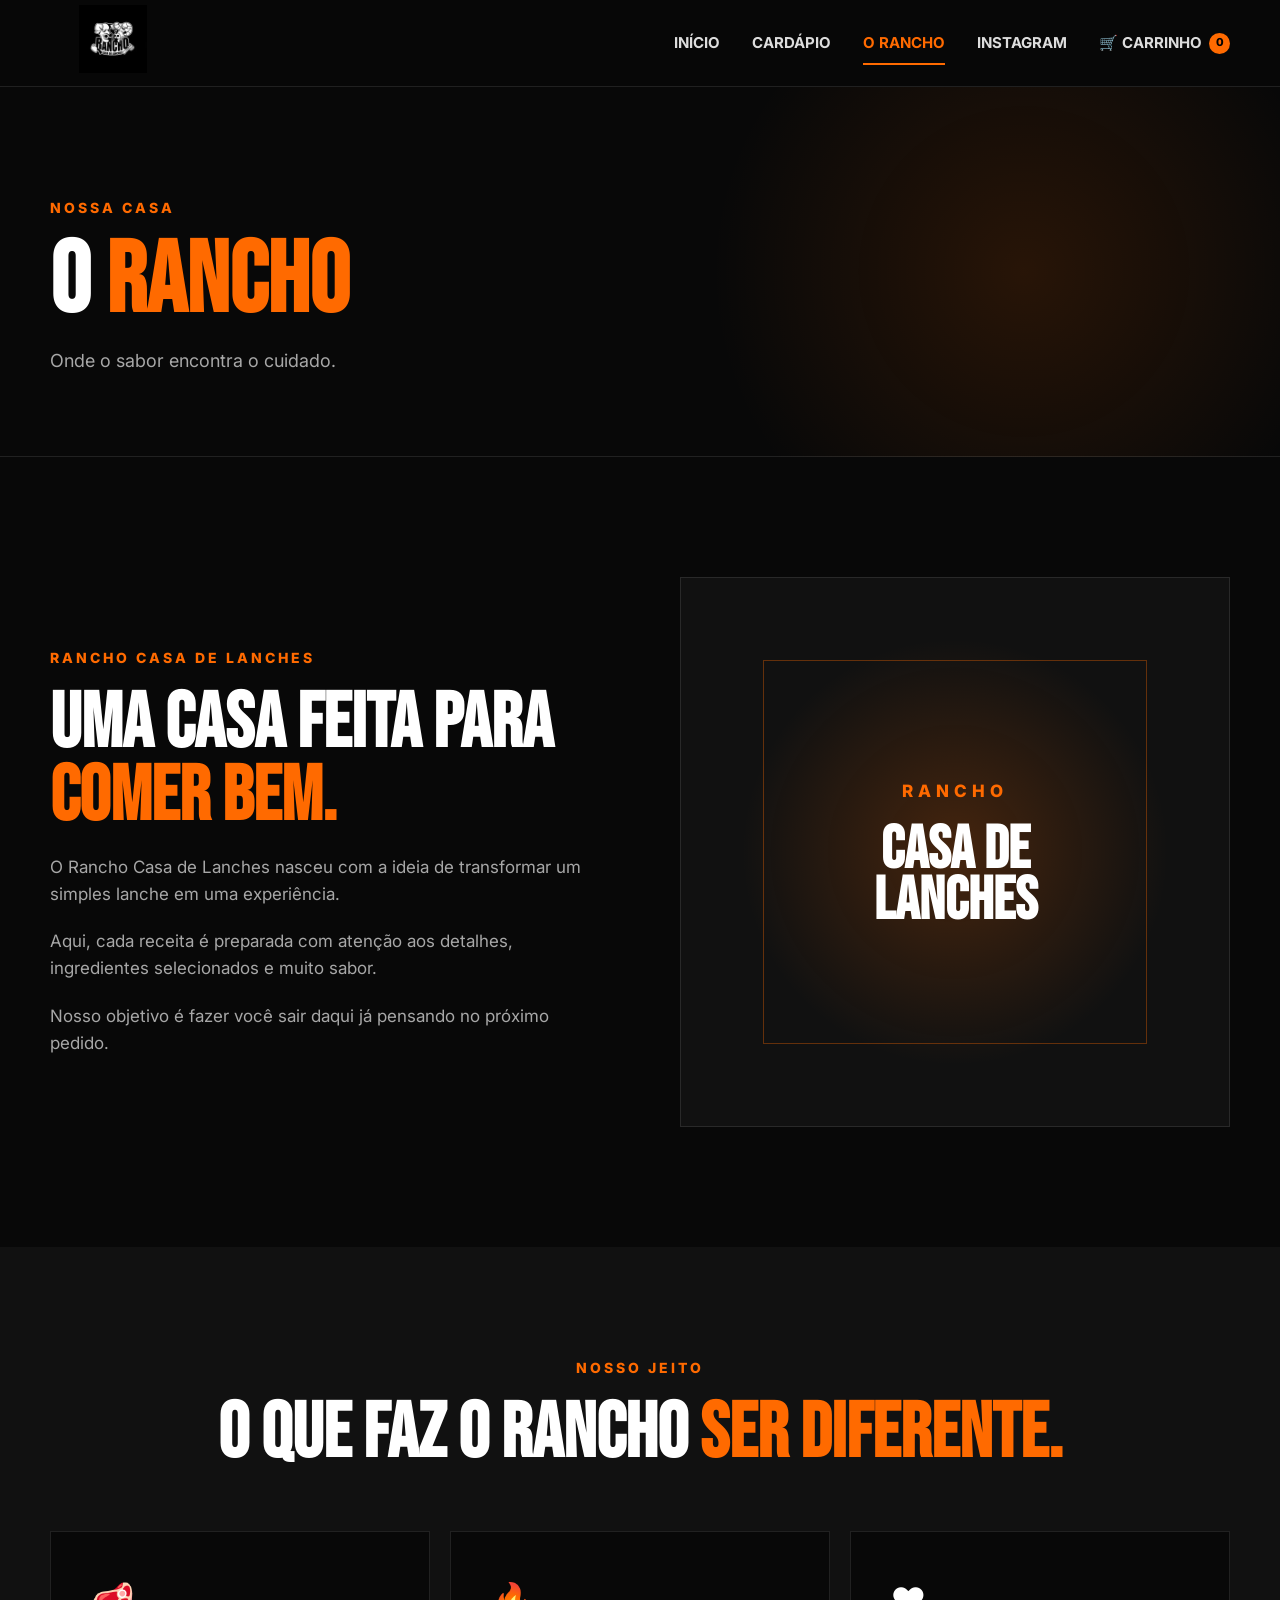
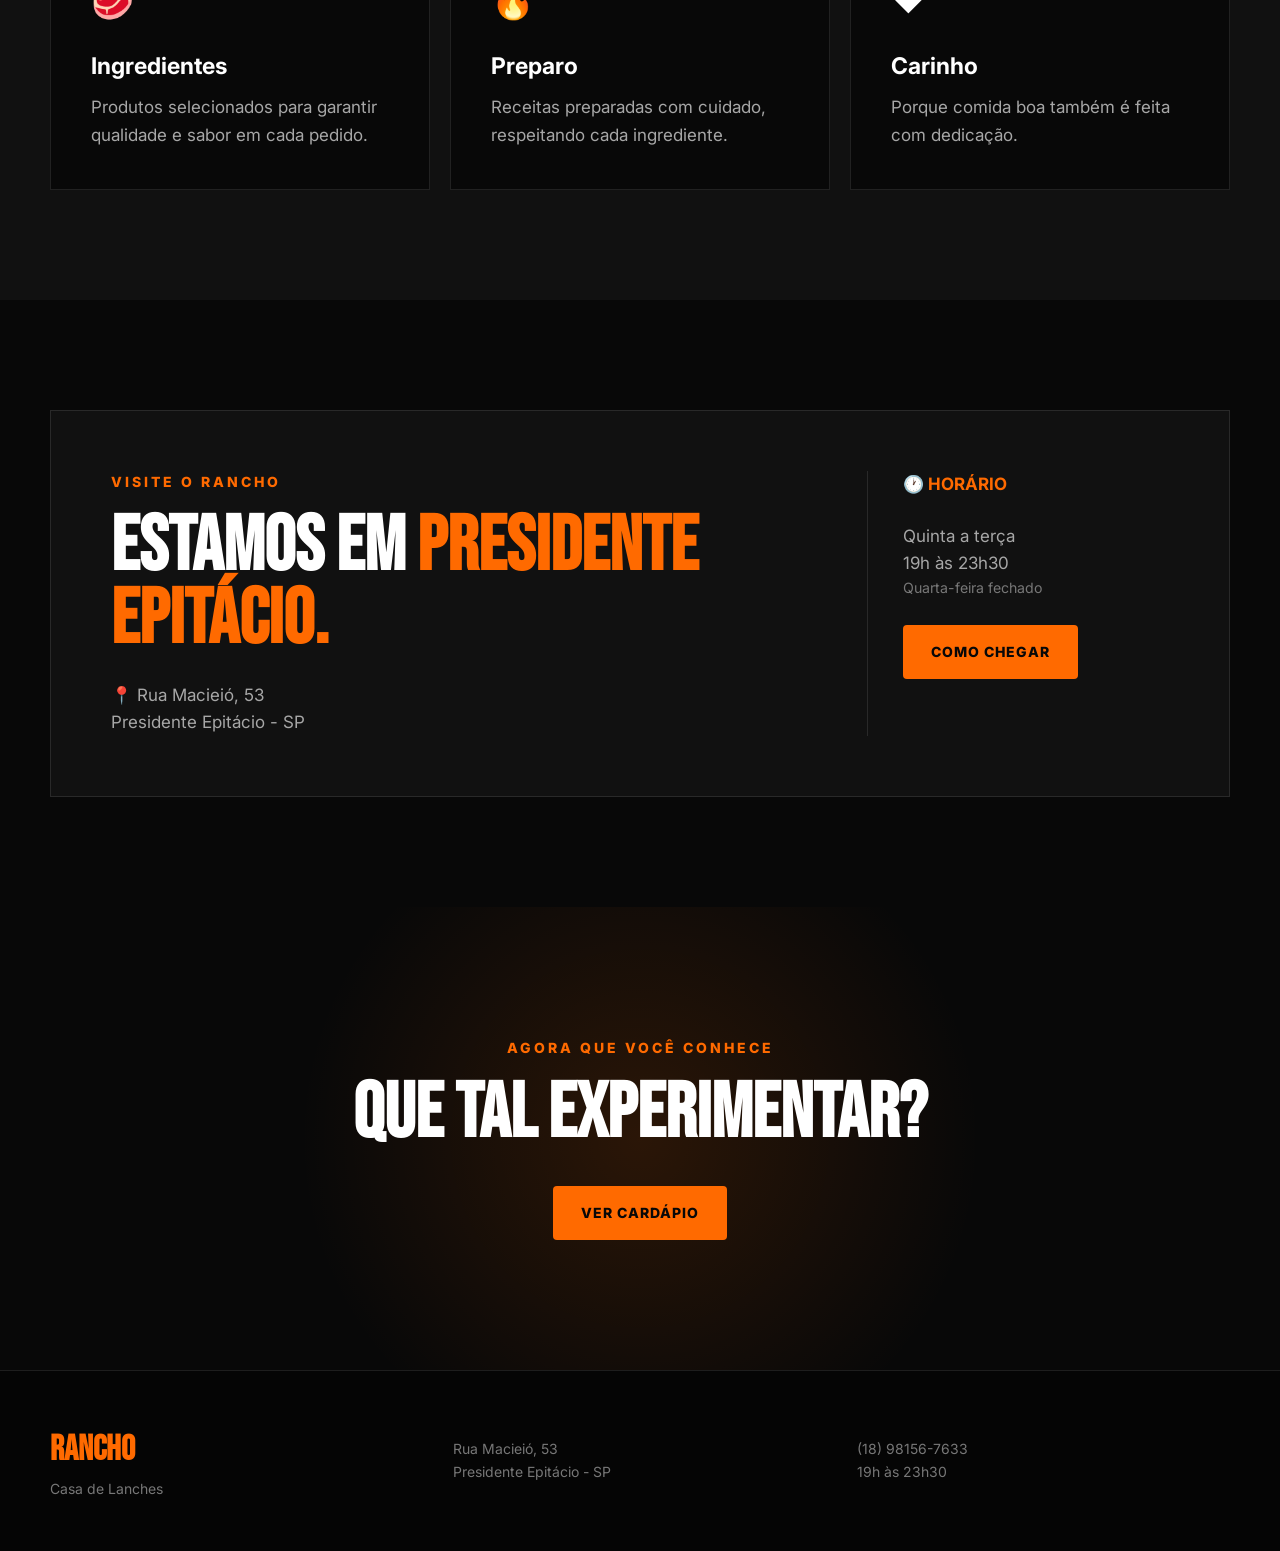
<file: rancho.html>
<!DOCTYPE html>
<html lang="pt-BR">

<head>

    <meta charset="UTF-8">

    <meta
        name="viewport"
        content="width=device-width, initial-scale=1.0"
    >

    <title>
        O Rancho | Rancho Casa de Lanches
    </title>

    <link rel="stylesheet" href="style.css">

    <link rel="preconnect" href="https://fonts.googleapis.com">
    <link rel="preconnect" href="https://fonts.gstatic.com" crossorigin>

    <link
        href="https://fonts.googleapis.com/css2?family=Bebas+Neue&family=Inter:wght@400;500;600;700;800&display=swap"
        rel="stylesheet"
    >

</head>

<body>

<header class="header">

    <div class="container nav">

        <a href="index.html" class="logo">

            <img
                src="assets/logo.png"
                alt="Rancho Casa de Lanches"
            >

        </a>


        <button
            class="menu-toggle"
            id="menuToggle"
            aria-label="Abrir menu"
        >
            ☰
        </button>


        <nav class="nav-menu" id="navMenu">

            <a href="index.html">
                Início
            </a>

            <a href="cardapio.html">
                Cardápio
            </a>

            <a
                href="rancho.html"
                class="active"
            >
                O Rancho
            </a>

            <a
                href="https://www.instagram.com/agrodronetec_epitacio/"
                target="_blank"
                rel="noopener noreferrer"
            >
                Instagram
            </a>

            <a
                href="carrinho.html"
                class="cart-link"
            >
                🛒 Carrinho
                <span id="cartCount">0</span>
            </a>

        </nav>

    </div>

</header>


<main>

    <section class="page-header">

        <div class="container">

            <span class="section-kicker">
                NOSSA CASA
            </span>

            <h1>
                O <span>Rancho</span>
            </h1>

            <p>
                Onde o sabor encontra o cuidado.
            </p>

        </div>

    </section>


    <!-- SOBRE -->

    <section class="about-section">

        <div class="container about-grid">

            <div class="about-text">

                <span class="section-kicker">
                    RANCHO CASA DE LANCHES
                </span>

                <h2>
                    Uma casa feita
                    para <span>comer bem.</span>
                </h2>

                <p>
                    O Rancho Casa de Lanches nasceu com a ideia
                    de transformar um simples lanche em uma
                    experiência.
                </p>

                <p>
                    Aqui, cada receita é preparada com atenção
                    aos detalhes, ingredientes selecionados
                    e muito sabor.
                </p>

                <p>
                    Nosso objetivo é fazer você sair daqui já
                    pensando no próximo pedido.
                </p>

            </div>


            <div class="about-card">

                <div class="about-card-inner">

                    <span>
                        RANCHO
                    </span>

                    <strong>
                        CASA DE<br>
                        LANCHES
                    </strong>

                </div>

            </div>

        </div>

    </section>


    <!-- DIFERENCIAIS -->

    <section class="values-section">

        <div class="container">

            <div class="section-heading center">

                <span class="section-kicker">
                    NOSSO JEITO
                </span>

                <h2>
                    O que faz o Rancho
                    <span>ser diferente.</span>
                </h2>

            </div>


            <div class="values-grid">

                <article class="value-card">

                    <span class="value-icon">
                        🥩
                    </span>

                    <h3>
                        Ingredientes
                    </h3>

                    <p>
                        Produtos selecionados para garantir
                        qualidade e sabor em cada pedido.
                    </p>

                </article>


                <article class="value-card">

                    <span class="value-icon">
                        🔥
                    </span>

                    <h3>
                        Preparo
                    </h3>

                    <p>
                        Receitas preparadas com cuidado,
                        respeitando cada ingrediente.
                    </p>

                </article>


                <article class="value-card">

                    <span class="value-icon">
                        ❤️
                    </span>

                    <h3>
                        Carinho
                    </h3>

                    <p>
                        Porque comida boa também é feita
                        com dedicação.
                    </p>

                </article>

            </div>

        </div>

    </section>


    <!-- LOCALIZAÇÃO -->

    <section class="location-section">

        <div class="container">

            <div class="location-card">

                <div>

                    <span class="section-kicker">
                        VISITE O RANCHO
                    </span>

                    <h2>
                        Estamos em
                        <span>Presidente Epitácio.</span>
                    </h2>

                    <p>
                        📍 Rua Macieió, 53<br>
                        Presidente Epitácio - SP
                    </p>

                </div>


                <div class="location-info">

                    <strong>
                        🕐 HORÁRIO
                    </strong>

                    <p>
                        Quinta a terça<br>
                        19h às 23h30
                    </p>

                    <small>
                        Quarta-feira fechado
                    </small>


                    <a
                        href="https://www.google.com/maps/search/?api=1&query=Rua+Macieió+53+Presidente+Epitácio+SP"
                        target="_blank"
                        rel="noopener noreferrer"
                        class="btn btn-primary"
                    >
                        COMO CHEGAR
                    </a>

                </div>

            </div>

        </div>

    </section>


    <!-- CTA -->

    <section class="cta-section">

        <div class="container">

            <span class="section-kicker">
                AGORA QUE VOCÊ CONHECE
            </span>

            <h2>
                Que tal experimentar?
            </h2>

            <a
                href="cardapio.html"
                class="btn btn-primary"
            >
                VER CARDÁPIO
            </a>

        </div>

    </section>

</main>


<footer class="footer">

    <div class="container footer-content">

        <div>
            <h3>RANCHO</h3>
            <p>Casa de Lanches</p>
        </div>

        <div>
            <p>Rua Macieió, 53</p>
            <p>Presidente Epitácio - SP</p>
        </div>

        <div>
            <p>(18) 98156-7633</p>
            <p>19h às 23h30</p>
        </div>

    </div>

</footer>


<script src="script.js"></script>

</body>
</html>
</file>
<file: style.css>
:root {

    --black: #080808;
    --black-2: #111111;
    --black-3: #181818;

    --orange: #ff6a00;
    --orange-light: #ff8a2a;

    --white: #ffffff;
    --gray: #a7a7a7;

    --border: rgba(255,255,255,.10);

    --container: 1180px;
}


/* ==========================================
   RESET
========================================== */

* {
    margin: 0;
    padding: 0;
    box-sizing: border-box;
}


html {
    scroll-behavior: smooth;
}


body {

    background: var(--black);

    color: var(--white);

    font-family: "Inter", sans-serif;

    font-size: 17px;

    line-height: 1.6;

    overflow-x: hidden;
}


a {
    color: inherit;
    text-decoration: none;
}


button,
input,
textarea {
    font: inherit;
}


button {
    cursor: pointer;
}


.container {

    width:
        min(
            var(--container),
            calc(100% - 40px)
        );

    margin: auto;
}


/* ==========================================
   HEADER
========================================== */

.header {

    position: sticky;

    top: 0;

    z-index: 1000;

    background:
        rgba(8,8,8,.94);

    backdrop-filter:
        blur(15px);

    border-bottom:
        1px solid var(--border);
}


.nav {

    min-height: 86px;

    display: flex;

    align-items: center;

    justify-content: space-between;
}


.logo img {

    width: 125px;

    max-height: 68px;

    object-fit: contain;
}


.nav-menu {

    display: flex;

    align-items: center;

    gap: 32px;
}


.nav-menu a {

    position: relative;

    color: #ddd;

    font-size: 15px;

    font-weight: 700;

    text-transform: uppercase;

    transition: .25s ease;
}


.nav-menu a:hover,
.nav-menu a.active {

    color: var(--orange);
}


.nav-menu a.active::after {

    content: "";

    position: absolute;

    left: 0;

    bottom: -10px;

    width: 100%;

    height: 2px;

    background: var(--orange);
}


.cart-link {

    display: flex;

    align-items: center;

    gap: 7px;
}


.cart-link span {

    min-width: 21px;

    height: 21px;

    display: inline-flex;

    align-items: center;

    justify-content: center;

    background: var(--orange);

    color: #000;

    border-radius: 50%;

    font-size: 11px;

    font-weight: 800;
}


.menu-toggle {

    display: none;

    border: 0;

    background: transparent;

    color: white;

    font-size: 30px;
}


/* ==========================================
   HERO
========================================== */

.hero {

    min-height: 700px;

    display: flex;

    align-items: center;

    position: relative;

    background:

        radial-gradient(
            circle at 80% 50%,
            rgba(255,106,0,.20),
            transparent 30%
        ),

        linear-gradient(
            90deg,
            #080808 20%,
            rgba(8,8,8,.75),
            #080808
        );
}


.hero-content {

    position: relative;

    z-index: 2;

    padding: 100px 0;
}


.eyebrow,
.section-kicker {

    display: block;

    color: var(--orange);

    font-size: 14px;

    font-weight: 800;

    letter-spacing: 3px;

    text-transform: uppercase;

    margin-bottom: 18px;
}


.hero h1 {

    max-width: 900px;

    font-family: "Bebas Neue", sans-serif;

    font-size:
        clamp(70px, 9vw, 125px);

    line-height: .9;

    text-transform: uppercase;
}


.hero h1 span,
h1 span,
h2 span {

    color: var(--orange);
}


.hero p {

    max-width: 620px;

    margin-top: 30px;

    color: #d1d1d1;

    font-size: 20px;
}


.hero-buttons {

    display: flex;

    gap: 15px;

    margin-top: 38px;
}


/* ==========================================
   BOTÕES
========================================== */

.btn {

    min-height: 54px;

    display: inline-flex;

    align-items: center;

    justify-content: center;

    padding: 0 28px;

    border-radius: 4px;

    font-size: 14px;

    font-weight: 800;

    letter-spacing: 1px;

    transition: .25s ease;
}


.btn-primary {

    background: var(--orange);

    color: #080808;
}


.btn-primary:hover {

    background: var(--orange-light);

    transform: translateY(-2px);
}


.btn-outline {

    border:
        1px solid rgba(255,255,255,.3);

    color: white;
}


.btn-outline:hover {

    border-color: var(--orange);

    color: var(--orange);
}


.full-btn {
    width: 100%;
}


/* ==========================================
   SEÇÕES
========================================== */

.section {
    padding: 120px 0;
}


.section-heading {
    margin-bottom: 55px;
}


.section-heading.center {
    text-align: center;
}


.section-heading h2,
.split-content h2,
.about-text h2,
.cta-section h2,
.location-card h2 {

    font-family: "Bebas Neue", sans-serif;

    font-size:
        clamp(48px, 6vw, 78px);

    line-height: .95;

    text-transform: uppercase;
}


.section-heading p {

    max-width: 600px;

    margin-top: 20px;

    color: var(--gray);

    font-size: 18px;
}


/* ==========================================
   DESTAQUES
========================================== */

.featured-grid {

    display: grid;

    grid-template-columns:
        repeat(3, 1fr);

    gap: 20px;
}


.featured-card {

    position: relative;

    min-height: 350px;

    padding: 40px;

    background: var(--black-2);

    border:
        1px solid var(--border);

    transition: .3s ease;
}


.featured-card:hover {

    transform: translateY(-8px);

    border-color:
        rgba(255,106,0,.5);
}


.featured-highlight {

    background:
        linear-gradient(
            145deg,
            rgba(255,106,0,.15),
            rgba(255,106,0,.03)
        );
}


.featured-number {

    margin-bottom: 55px;

    color: var(--orange);

    font-size: 13px;

    font-weight: 800;

    letter-spacing: 2px;
}


.featured-card h3 {

    font-family: "Bebas Neue", sans-serif;

    font-size: 36px;

    text-transform: uppercase;
}


.featured-card p {

    margin:
        12px 0 25px;

    color: var(--gray);
}


.featured-card strong {

    display: block;

    color: var(--orange);

    font-size: 22px;
}


.text-link {

    display: inline-block;

    margin-top: 25px;

    color: white;

    font-size: 14px;

    font-weight: 800;

    text-transform: uppercase;
}


/* ==========================================
   SPLIT
========================================== */

.split-section {

    display: grid;

    grid-template-columns:
        1fr 1fr;

    background: var(--black-2);
}


.split-content {

    padding:
        100px
        max(40px, calc((100vw - 1180px) / 2));

    padding-right: 80px;
}


.split-content p {

    max-width: 600px;

    margin:
        25px 0 35px;

    color: var(--gray);
}


.split-image {

    min-height: 600px;

    display: flex;

    align-items: center;

    justify-content: center;

    background:

        radial-gradient(
            circle,
            rgba(255,106,0,.3),
            transparent 45%
        ),

        #101010;
}


.image-placeholder {

    width: 70%;

    height: 70%;

    display: flex;

    align-items: center;

    justify-content: center;

    border:
        1px solid rgba(255,106,0,.35);
}


.image-placeholder span {

    color: var(--orange);

    font-family: "Bebas Neue", sans-serif;

    font-size: 70px;
}


/* ==========================================
   INFORMAÇÕES
========================================== */

.info-section {

    padding: 80px 0;

    border-top:
        1px solid var(--border);

    border-bottom:
        1px solid var(--border);
}


.info-grid {

    display: grid;

    grid-template-columns:
        repeat(3, 1fr);

    gap: 20px;
}


.info-box {

    padding: 35px;

    background: var(--black-2);

    border:
        1px solid var(--border);
}


.info-icon {
    font-size: 30px;
}


.info-box h3 {

    margin:
        18px 0 8px;

    font-size: 20px;
}


.info-box p {
    color: var(--gray);
}


.info-box strong {

    display: block;

    color: var(--orange);
}


.info-box small {

    display: block;

    margin-top: 8px;

    color: #777;
}


.info-link {

    display: inline-block;

    margin-top: 15px;

    color: var(--orange);

    font-weight: 800;
}


/* ==========================================
   CTA
========================================== */

.cta-section {

    padding: 130px 0;

    text-align: center;

    background:

        radial-gradient(
            circle at center,
            rgba(255,106,0,.14),
            transparent 50%
        );
}


.cta-section .btn {
    margin-top: 35px;
}


/* ==========================================
   PAGE HEADER
========================================== */

.page-header {

    padding:
        110px 0
        80px;

    background:

        radial-gradient(
            circle at 80% 50%,
            rgba(255,106,0,.13),
            transparent 30%
        );

    border-bottom:
        1px solid var(--border);
}


.page-header h1 {

    font-family: "Bebas Neue", sans-serif;

    font-size:
        clamp(60px, 8vw, 100px);

    line-height: .9;

    text-transform: uppercase;
}


.page-header p {

    margin-top: 20px;

    color: var(--gray);

    font-size: 18px;
}


/* ==========================================
   CARDÁPIO
========================================== */

.menu-section {

    padding:
        70px 0
        120px;
}


.menu-toolbar {
    margin-bottom: 30px;
}


#searchInput {

    width: 100%;

    height: 60px;

    padding:
        0 22px;

    background: var(--black-2);

    color: white;

    border:
        1px solid var(--border);

    border-radius: 4px;

    outline: none;

    font-size: 17px;
}


#searchInput:focus {
    border-color: var(--orange);
}


.categories {

    display: flex;

    gap: 10px;

    overflow-x: auto;

    padding-bottom: 10px;

    margin-bottom: 70px;
}


.category-btn {

    flex-shrink: 0;

    padding:
        13px 20px;

    background: var(--black-2);

    color: #aaa;

    border:
        1px solid var(--border);

    border-radius: 30px;

    font-size: 14px;

    font-weight: 700;

    transition: .25s ease;
}


.category-btn:hover,
.category-btn.active {

    background: var(--orange);

    border-color: var(--orange);

    color: #000;
}


.menu-category {
    margin-bottom: 80px;
}


.menu-category-title {

    display: flex;

    align-items: center;

    gap: 18px;

    margin-bottom: 30px;
}


.menu-category-title h2 {

    font-family: "Bebas Neue", sans-serif;

    font-size: 50px;

    text-transform: uppercase;
}


.menu-category-title::after {

    content: "";

    flex: 1;

    height: 1px;

    background: var(--border);
}


.products-grid {

    display: grid;

    grid-template-columns:
        repeat(2, 1fr);

    gap: 15px;
}


.product-card {

    display: flex;

    justify-content: space-between;

    gap: 20px;

    padding: 25px;

    background: var(--black-2);

    border:
        1px solid var(--border);

    transition: .25s ease;
}


.product-card:hover {

    border-color:
        rgba(255,106,0,.45);
}


.product-info {
    flex: 1;
}


.product-category {

    color: var(--orange);

    font-size: 11px;

    font-weight: 800;

    letter-spacing: 1px;

    text-transform: uppercase;
}


.product-name {

    margin-top: 4px;

    font-size: 21px;

    font-weight: 800;
}


.product-description {

    margin-top: 7px;

    color: #8e8e8e;

    font-size: 14px;
}


.product-price {

    margin-top: 15px;

    color: var(--orange);

    font-size: 20px;

    font-weight: 800;
}


.product-add {

    align-self: center;

    width: 45px;

    height: 45px;

    border: 0;

    border-radius: 50%;

    background: var(--orange);

    color: #000;

    font-size: 24px;

    font-weight: 800;

    transition: .2s;
}


.product-add:hover {
    transform: scale(1.08);
}


/* ==========================================
   MODAL
========================================== */

.modal {

    position: fixed;

    inset: 0;

    z-index: 2000;

    display: none;

    align-items: center;

    justify-content: center;

    padding: 20px;

    background:
        rgba(0,0,0,.78);

    backdrop-filter: blur(8px);
}


.modal.show {
    display: flex;
}


.modal-box {

    position: relative;

    width:
        min(600px, 100%);

    max-height: 90vh;

    overflow-y: auto;

    padding: 40px;

    background: #151515;

    border:
        1px solid rgba(255,106,0,.25);

    border-radius: 8px;
}


.modal-close {

    position: absolute;

    top: 15px;

    right: 18px;

    border: 0;

    background: transparent;

    color: white;

    font-size: 32px;
}


.modal-box h2 {

    font-family: "Bebas Neue", sans-serif;

    font-size: 50px;

    line-height: 1;

    text-transform: uppercase;
}


.modal-box > p {

    margin:
        12px 0 25px;

    color: var(--gray);
}


.customizer-price {

    display: flex;

    justify-content: space-between;

    padding: 18px 0;

    margin-bottom: 25px;

    border-top:
        1px solid var(--border);

    border-bottom:
        1px solid var(--border);
}


.customizer-price strong {
    color: var(--orange);
}


.addons-title {
    margin-bottom: 15px;
}


.addon-item {

    display: flex;

    align-items: center;

    justify-content: space-between;

    gap: 15px;

    padding: 15px;

    margin-bottom: 8px;

    background: var(--black-2);

    border:
        1px solid var(--border);

    cursor: pointer;
}


.addon-item-left {

    display: flex;

    align-items: center;

    gap: 12px;
}


.addon-item input {
    accent-color: var(--orange);
}


.addon-item small {

    display: block;

    margin-top: 2px;

    color: #777;

    font-size: 11px;
}


.addon-price {

    color: var(--orange);

    font-weight: 800;

    white-space: nowrap;
}


/* ==========================================
   OBSERVAÇÃO
========================================== */

.observation-field {

    margin:
        28px 0 25px;
}


.observation-field label {

    display: block;

    margin-bottom: 8px;

    color: white;

    font-size: 15px;

    font-weight: 800;

    letter-spacing: .5px;

    text-transform: uppercase;
}


.observation-field textarea {

    width: 100%;

    min-height: 105px;

    padding: 15px;

    background: var(--black);

    color: white;

    border:
        1px solid var(--border);

    border-radius: 5px;

    outline: none;

    resize: vertical;

    font-size: 15px;

    line-height: 1.5;

    transition: .25s ease;
}


.observation-field textarea::placeholder {
    color: #666;
}


.observation-field textarea:focus {

    border-color: var(--orange);

    box-shadow:
        0 0 0 2px
        rgba(255,106,0,.08);
}


.observation-field small {

    display: block;

    margin-top: 6px;

    color: #666;

    font-size: 12px;
}


/* ==========================================
   TOAST
========================================== */

.toast {

    position: fixed;

    z-index: 3000;

    right: 25px;

    bottom: 25px;

    padding:
        15px 22px;

    background: var(--orange);

    color: #000;

    border-radius: 4px;

    font-weight: 800;

    transform:
        translateY(100px);

    opacity: 0;

    transition: .3s ease;
}


.toast.show {

    transform:
        translateY(0);

    opacity: 1;
}


/* ==========================================
   RANCHO
========================================== */

.about-section {
    padding: 120px 0;
}


.about-grid {

    display: grid;

    grid-template-columns:
        1fr 1fr;

    gap: 80px;

    align-items: center;
}


.about-text p {

    max-width: 620px;

    margin-top: 20px;

    color: var(--gray);
}


.about-card {

    aspect-ratio: 1;

    display: flex;

    align-items: center;

    justify-content: center;

    background:

        radial-gradient(
            circle,
            rgba(255,106,0,.22),
            transparent 55%
        ),

        var(--black-2);

    border:
        1px solid var(--border);
}


.about-card-inner {

    width: 70%;

    height: 70%;

    display: flex;

    flex-direction: column;

    align-items: center;

    justify-content: center;

    text-align: center;

    border:
        1px solid rgba(255,106,0,.35);
}


.about-card-inner span {

    color: var(--orange);

    letter-spacing: 5px;

    font-weight: 800;
}


.about-card-inner strong {

    margin-top: 20px;

    font-family: "Bebas Neue", sans-serif;

    font-size: 60px;

    line-height: .85;
}


.values-section {

    padding: 110px 0;

    background: var(--black-2);
}


.values-grid {

    display: grid;

    grid-template-columns:
        repeat(3, 1fr);

    gap: 20px;

    margin-top: 60px;
}


.value-card {

    padding: 40px;

    background: var(--black);

    border:
        1px solid var(--border);
}


.value-icon {
    font-size: 35px;
}


.value-card h3 {

    margin:
        20px 0 10px;

    font-size: 23px;
}


.value-card p {
    color: var(--gray);
}


.location-section {
    padding: 110px 0;
}


.location-card {

    display: grid;

    grid-template-columns:
        1.4fr .6fr;

    gap: 50px;

    padding: 60px;

    background: var(--black-2);

    border:
        1px solid var(--border);
}


.location-card p {

    margin-top: 25px;

    color: var(--gray);
}


.location-info {

    padding-left: 35px;

    border-left:
        1px solid var(--border);
}


.location-info strong {
    color: var(--orange);
}


.location-info small {

    display: block;

    margin-bottom: 25px;

    color: #777;
}


/* ==========================================
   CARRINHO
========================================== */

.cart-page {

    padding:
        70px 0 120px;
}


.cart-layout {

    display: grid;

    grid-template-columns:
        1.5fr .7fr;

    gap: 25px;

    align-items: start;
}


.cart-items {

    display: flex;

    flex-direction: column;

    gap: 12px;
}


.cart-item {

    display: grid;

    grid-template-columns:
        1fr auto;

    gap: 20px;

    padding: 25px;

    background: var(--black-2);

    border:
        1px solid var(--border);
}


.cart-item h3 {
    font-size: 20px;
}


.cart-item p {

    color: #888;

    font-size: 14px;
}


.cart-item-price {

    margin-top: 8px;

    color: var(--orange);

    font-weight: 800;
}


.cart-controls {

    display: flex;

    align-items: center;

    gap: 8px;

    margin-top: 15px;
}


.qty-btn {

    width: 32px;

    height: 32px;

    border:
        1px solid var(--border);

    background: var(--black);

    color: white;

    border-radius: 4px;
}


.remove-btn {

    margin-left: 10px;

    background: transparent;

    border: 0;

    color: #777;

    font-size: 13px;
}


.cart-item-observation {

    margin-top: 12px;

    padding:
        10px 12px;

    background:
        rgba(255,106,0,.06);

    border-left:
        2px solid var(--orange);

    color: #bbb;

    font-size: 13px;

    line-height: 1.5;
}


.cart-item-observation strong {
    color: var(--orange);
}


.cart-summary {

    position: sticky;

    top: 110px;

    padding: 30px;

    background: var(--black-2);

    border:
        1px solid var(--border);
}


.cart-summary h2 {

    font-family: "Bebas Neue", sans-serif;

    font-size: 40px;
}


.summary-line {

    display: flex;

    justify-content: space-between;

    padding: 18px 0;

    margin: 20px 0;

    border-top:
        1px solid var(--border);

    border-bottom:
        1px solid var(--border);
}


.summary-total {

    color: var(--orange);

    font-size: 24px;

    font-weight: 800;
}


.empty-cart {

    padding: 80px 20px;

    text-align: center;

    background: var(--black-2);

    border:
        1px solid var(--border);
}


.empty-cart h2 {

    font-family: "Bebas Neue", sans-serif;

    font-size: 50px;
}


.empty-cart p {

    margin:
        10px 0 30px;

    color: var(--gray);
}


/* ==========================================
   CHECKOUT
========================================== */

.checkout-box label {

    display: block;

    margin-bottom: 18px;

    font-size: 14px;

    font-weight: 700;
}


.checkout-box input,
.checkout-box textarea {

    width: 100%;

    margin-top: 7px;

    padding: 15px;

    background: var(--black);

    color: white;

    border:
        1px solid var(--border);

    outline: none;

    border-radius: 4px;
}


.checkout-box textarea {

    min-height: 110px;

    resize: vertical;
}


.checkout-box input:focus,
.checkout-box textarea:focus {

    border-color: var(--orange);
}


/* ==========================================
   ENTREGA / RETIRADA
========================================== */

.delivery-choice {

    margin:
        25px 0;
}


.form-label {

    display: block;

    margin-bottom: 12px;

    color: white;

    font-size: 15px;

    font-weight: 800;
}


.delivery-options {

    display: grid;

    grid-template-columns:
        1fr 1fr;

    gap: 12px;
}


.delivery-option {

    position: relative;

    display: flex !important;

    align-items: center;

    gap: 12px;

    padding: 18px;

    margin: 0 !important;

    background: var(--black);

    border:
        1px solid var(--border);

    cursor: pointer;

    transition: .25s ease;
}


.delivery-option:hover {

    border-color:
        rgba(255,106,0,.5);
}


.delivery-option:has(input:checked) {

    border-color: var(--orange);

    background:
        rgba(255,106,0,.07);
}


.delivery-option input {

    width: auto !important;

    margin: 0 !important;

    accent-color: var(--orange);
}


.delivery-option > span {

    font-size: 25px;
}


.delivery-option strong {

    display: block;

    color: white;

    font-size: 14px;
}


.delivery-option small {

    display: block;

    color: #777;

    font-size: 11px;

    font-weight: 400;
}


.delivery-fields {

    padding: 22px;

    margin:
        20px 0 25px;

    background:
        rgba(255,106,0,.04);

    border:
        1px solid var(--border);
}


.delivery-fields h3 {

    margin-bottom: 20px;

    color: var(--orange);

    font-size: 18px;
}


.delivery-fields label {

    margin-bottom: 15px;
}


.form-row {

    display: grid;

    grid-template-columns:
        .4fr 1fr;

    gap: 12px;
}


.hidden {
    display: none !important;
}


/* ==========================================
   FOOTER
========================================== */

.footer {

    background: #050505;

    border-top:
        1px solid var(--border);
}


.footer-content {

    min-height: 180px;

    display: grid;

    grid-template-columns:
        repeat(3, 1fr);

    gap: 30px;

    align-items: center;
}


.footer h3 {

    color: var(--orange);

    font-family: "Bebas Neue", sans-serif;

    font-size: 35px;
}


.footer p {

    color: #777;

    font-size: 14px;
}


.footer-bottom {

    padding: 20px;

    border-top:
        1px solid var(--border);

    text-align: center;

    color: #555;

    font-size: 12px;
}


/* ==========================================
   RESPONSIVO
========================================== */

@media (max-width: 850px) {

    body {
        font-size: 16px;
    }


    .nav {
        min-height: 75px;
    }


    .menu-toggle {
        display: block;
    }


    .nav-menu {

        position: absolute;

        top: 75px;

        left: 0;

        right: 0;

        display: none;

        flex-direction: column;

        align-items: stretch;

        gap: 0;

        padding:
            15px 20px 25px;

        background: #0b0b0b;

        border-bottom:
            1px solid var(--border);
    }


    .nav-menu.show {
        display: flex;
    }


    .nav-menu a {

        padding: 14px 0;

        border-bottom:
            1px solid var(--border);
    }


    .nav-menu a.active::after {
        display: none;
    }


    .hero {
        min-height: 650px;
    }


    .hero h1 {
        font-size: 72px;
    }


    .hero p {
        font-size: 17px;
    }


    .hero-buttons {
        flex-direction: column;
    }


    .featured-grid,
    .info-grid,
    .values-grid {

        grid-template-columns: 1fr;
    }


    .split-section,
    .about-grid,
    .location-card,
    .cart-layout {

        grid-template-columns: 1fr;
    }


    .split-content {

        padding:
            80px 30px;
    }


    .split-image {
        min-height: 400px;
    }


    .products-grid {
        grid-template-columns: 1fr;
    }


    .location-info {

        padding-left: 0;

        padding-top: 30px;

        border-left: 0;

        border-top:
            1px solid var(--border);
    }


    .location-card {
        padding: 35px;
    }


    .footer-content {

        grid-template-columns: 1fr;

        padding: 40px 0;
    }


    .cart-summary {
        position: static;
    }


    .delivery-options {
        grid-template-columns: 1fr;
    }

}


@media (max-width: 500px) {

    .container {

        width:
            min(
                100% - 28px,
                1180px
            );
    }


    .logo img {
        width: 105px;
    }


    .hero h1 {
        font-size: 60px;
    }


    .section {
        padding: 80px 0;
    }


    .section-heading h2,
    .split-content h2,
    .about-text h2,
    .cta-section h2,
    .location-card h2 {

        font-size: 52px;
    }


    .featured-card {
        padding: 28px;
    }


    .product-card {
        padding: 20px;
    }


    .product-name {
        font-size: 18px;
    }


    .modal-box {
        padding: 30px 22px;
    }


    .modal-box h2 {
        font-size: 42px;
    }


    .page-header {

        padding:
            80px 0 60px;
    }


    .page-header h1 {
        font-size: 65px;
    }


    .cart-item {
        grid-template-columns: 1fr;
    }


    .form-row {
        grid-template-columns: 1fr;
    }

}
</file>
